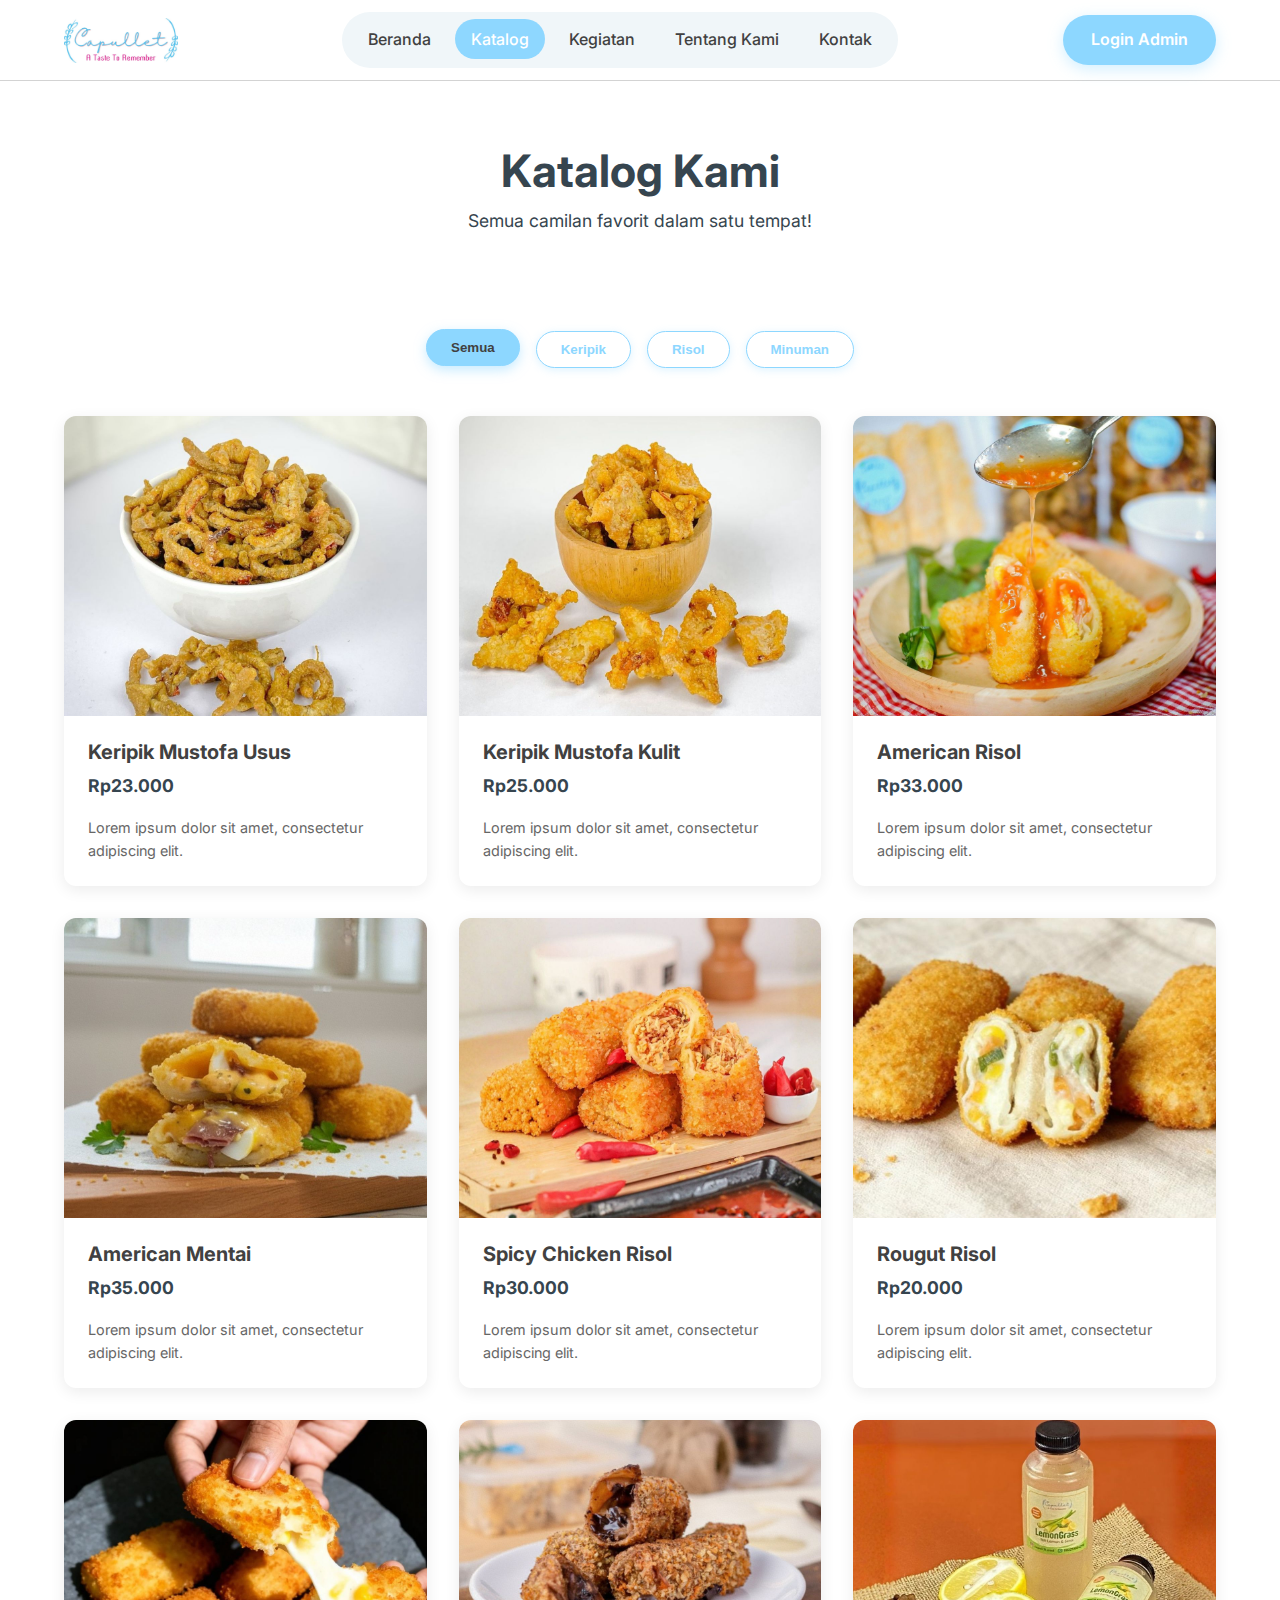
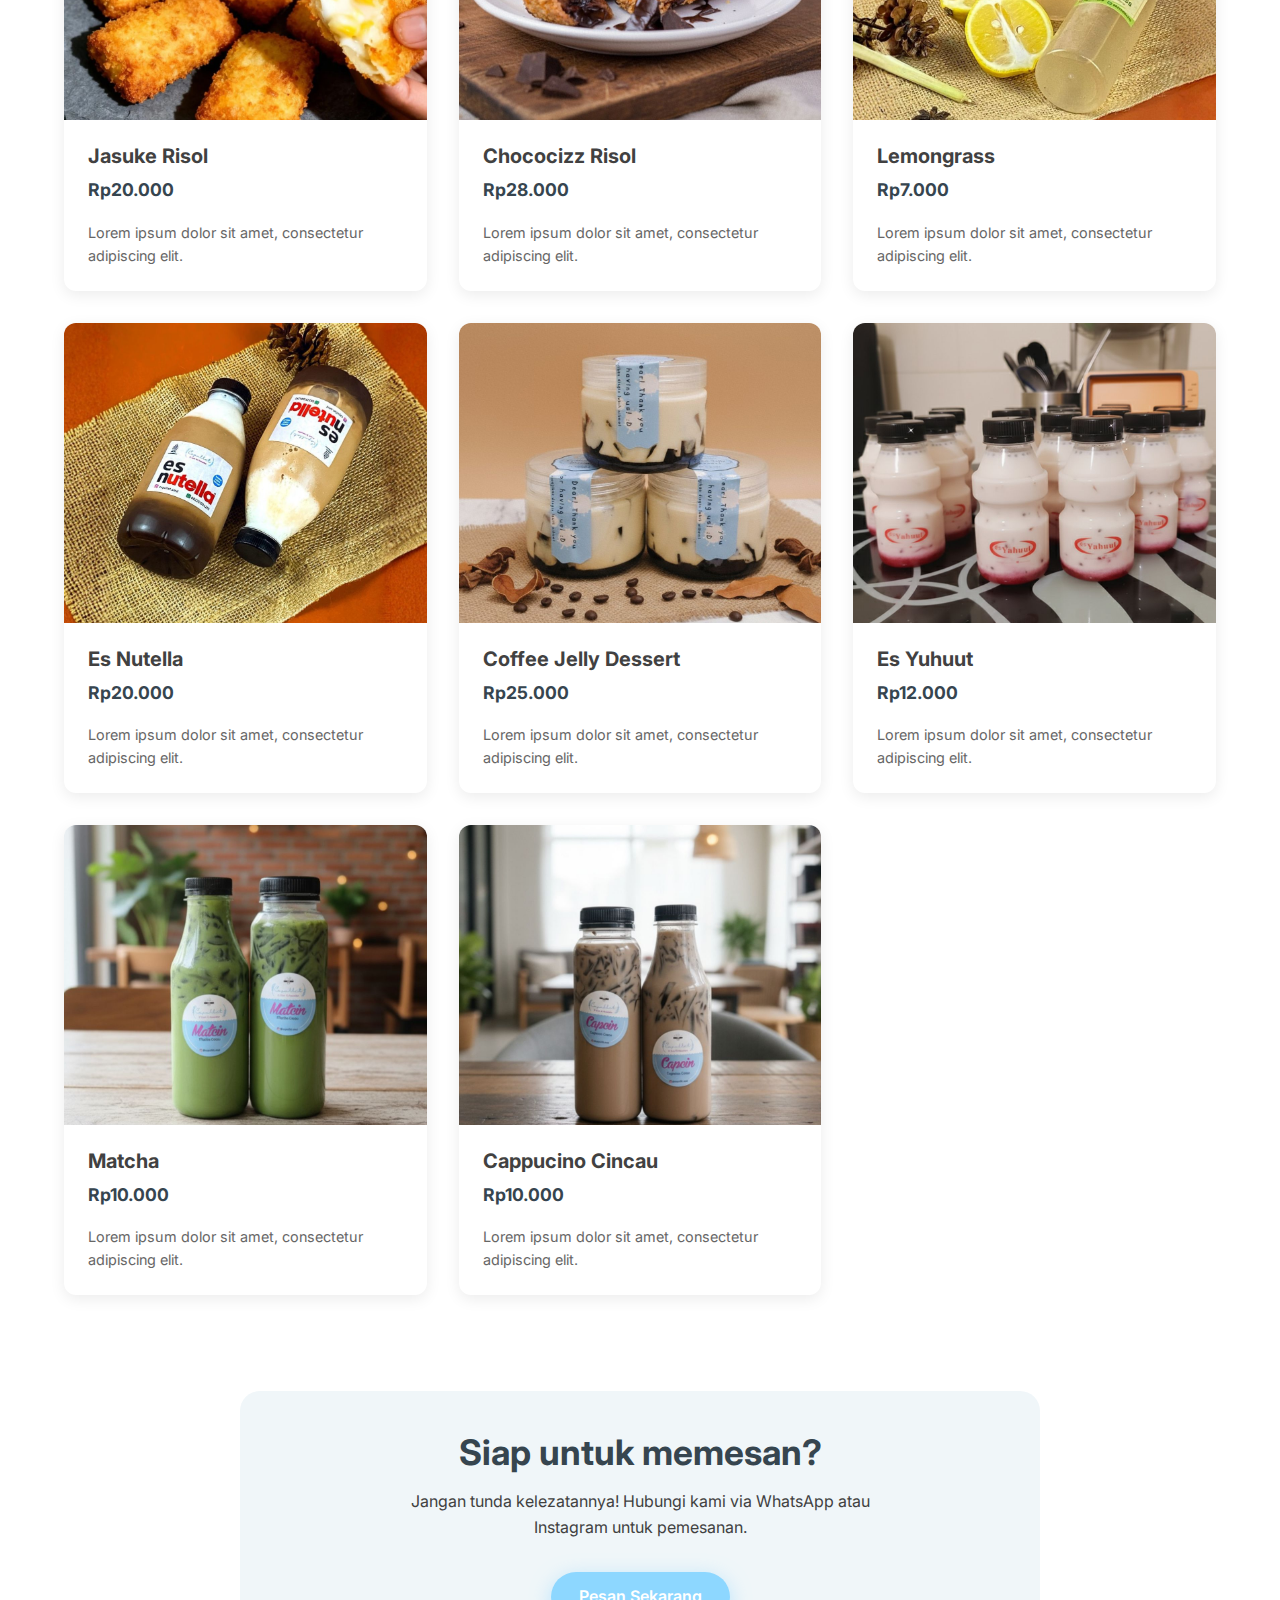
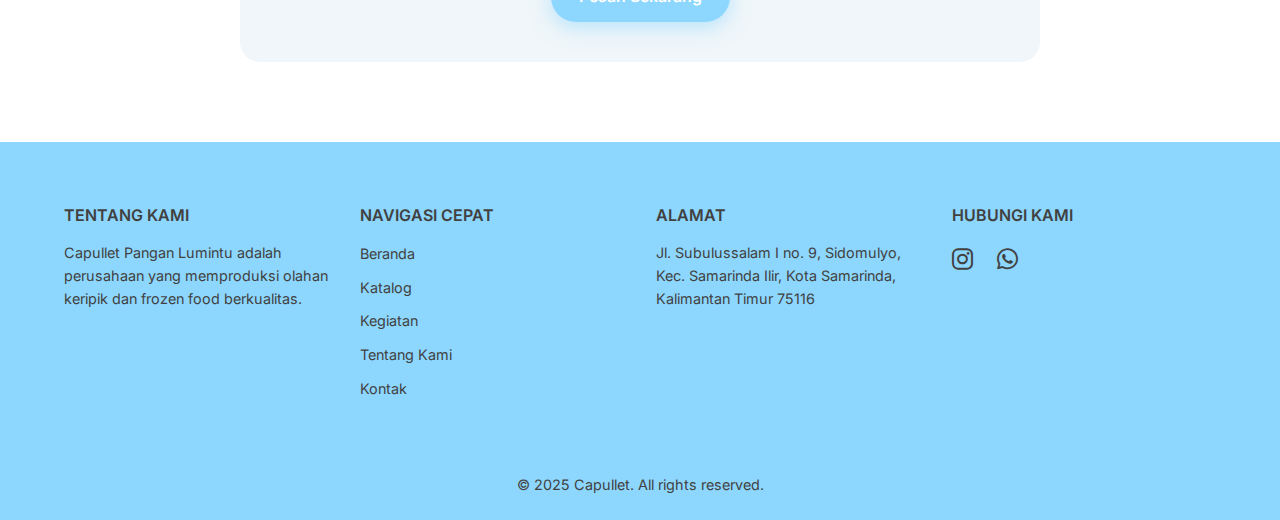
<file: katalog.html>
<!DOCTYPE html>
<html lang="id">
<head>
    <meta charset="UTF-8">
    <meta name="viewport" content="width=device-width, initial-scale=1.0">
    <title>Capullet - Katalog</title>
    <link rel="stylesheet" href="css/global.css">
    <link rel="stylesheet" href="css/pages/katalog.css">
    <link rel="stylesheet" href="https://cdnjs.cloudflare.com/ajax/libs/font-awesome/6.0.0-beta3/css/all.min.css">
</head>
<body>
    <header>
        <nav class="container">
            <a href="index.html" class="logo">
                <img src="images/logo.png" alt="Logo Capullet">
            </a>
            <ul>
                <li><a href="index.html">Beranda</a></li>
                <li><a href="katalog.html" class="active">Katalog</a></li>
                <li><a href="kegiatan.html">Kegiatan</a></li>
                <li><a href="tentang-kami.html">Tentang Kami</a></li>
                <li><a href="kontak.html">Kontak</a></li>
            </ul>
            <a href="login-admin.html" class="btn btn-primary">Login Admin</a>
        </nav>
    </header>

    <main>
        <section class="page-header-section">
            <h1>Katalog Kami</h1>
            <p>Semua camilan favorit dalam satu tempat!</p>
        </section>

        <section class="catalog-main container">
            <div class="filter-controls">
                <button class="active">Semua</button>
                <button>Keripik</button>
                <button>Risol</button>
                <button>Minuman</button>
            </div>

            <div class="catalog-grid">
                <article class="product-card-item">
                    <img src="images/keripik-mustofa-usus.jpg" alt="Keripik Mustofa Usus" />
                    <div class="product-card-content">
                        <h3>Keripik Mustofa Usus</h3>
                        <p class="price">Rp23.000</p>
                        <p class="description">Lorem ipsum dolor sit amet, consectetur adipiscing elit.</p>
                    </div>
                </article>
                <article class="product-card-item">
                    <img src="images/keripik-mustofa-kulit.jpg" alt="Keripik Mustofa Kulit" />
                    <div class="product-card-content">
                        <h3>Keripik Mustofa Kulit</h3>
                        <p class="price">Rp25.000</p>
                        <p class="description">Lorem ipsum dolor sit amet, consectetur adipiscing elit.</p>
                    </div>
                </article>
                <article class="product-card-item">
                    <img src="images/american-risol.jpg" alt="American Risol" />
                    <div class="product-card-content">
                        <h3>American Risol</h3>
                        <p class="price">Rp33.000</p>
                        <p class="description">Lorem ipsum dolor sit amet, consectetur adipiscing elit.</p>
                    </div>
                </article>
                 <article class="product-card-item">
                    <img src="images/american-mentai.jpg" alt="American Mentai" />
                    <div class="product-card-content">
                        <h3>American Mentai</h3>
                        <p class="price">Rp35.000</p>
                        <p class="description">Lorem ipsum dolor sit amet, consectetur adipiscing elit.</p>
                    </div>
                </article>
                 <article class="product-card-item">
                    <img src="images/spicy-chicken-risol.jpg" alt="Spicy Chicken Risol" />
                    <div class="product-card-content">
                        <h3>Spicy Chicken Risol</h3>
                        <p class="price">Rp30.000</p>
                        <p class="description">Lorem ipsum dolor sit amet, consectetur adipiscing elit.</p>
                    </div>
                </article>
                 <article class="product-card-item">
                    <img src="images/rougut-risol.jpg" alt="Rougut Risol" />
                    <div class="product-card-content">
                        <h3>Rougut Risol</h3>
                        <p class="price">Rp20.000</p>
                        <p class="description">Lorem ipsum dolor sit amet, consectetur adipiscing elit.</p>
                    </div>
                </article>
                 <article class="product-card-item">
                    <img src="images/jasuke-risol.jpg" alt="Jasuke Risol" />
                    <div class="product-card-content">
                        <h3>Jasuke Risol</h3>
                        <p class="price">Rp20.000</p>
                        <p class="description">Lorem ipsum dolor sit amet, consectetur adipiscing elit.</p>
                    </div>
                </article>
                 <article class="product-card-item">
                    <img src="images/chococizz-risol.jpg" alt="Chococizz Risol" />
                    <div class="product-card-content">
                        <h3>Chococizz Risol</h3>
                        <p class="price">Rp28.000</p>
                        <p class="description">Lorem ipsum dolor sit amet, consectetur adipiscing elit.</p>
                    </div>
                </article>
                <article class="product-card-item">
                    <img src="images/lemongrass.jpg" alt="Lemongrass" />
                    <div class="product-card-content">
                        <h3>Lemongrass</h3>
                        <p class="price">Rp7.000</p>
                        <p class="description">Lorem ipsum dolor sit amet, consectetur adipiscing elit.</p>
                    </div>
                </article>
                <article class="product-card-item">
                    <img src="images/es-nutella.jpg" alt="Es Nutella" />
                    <div class="product-card-content">
                        <h3>Es Nutella</h3>
                        <p class="price">Rp20.000</p>
                        <p class="description">Lorem ipsum dolor sit amet, consectetur adipiscing elit.</p>
                    </div>
                </article>
                <article class="product-card-item">
                    <img src="images/coffee-jelly-dessert.jpg" alt="Coffee Jelly Dessert" />
                    <div class="product-card-content">
                        <h3>Coffee Jelly Dessert</h3>
                        <p class="price">Rp25.000</p>
                        <p class="description">Lorem ipsum dolor sit amet, consectetur adipiscing elit.</p>
                    </div>
                </article>
                <article class="product-card-item">
                    <img src="images/es-yahuut.jpg" alt="Es Yuhuut" />
                    <div class="product-card-content">
                        <h3>Es Yuhuut</h3>
                        <p class="price">Rp12.000</p>
                        <p class="description">Lorem ipsum dolor sit amet, consectetur adipiscing elit.</p>
                    </div>
                </article>
                <article class="product-card-item">
                    <img src="images/matcha-cincau.jpg" alt="Matcha" />
                    <div class="product-card-content">
                        <h3>Matcha</h3>
                        <p class="price">Rp10.000</p>
                        <p class="description">Lorem ipsum dolor sit amet, consectetur adipiscing elit.</p>
                    </div>
                </article>
                <article class="product-card-item">
                    <img src="images/cappuccino-cincau.jpg" alt="Cappucino Cincau" />
                    <div class="product-card-content">
                        <h3>Cappucino Cincau</h3>
                        <p class="price">Rp10.000</p>
                        <p class="description">Lorem ipsum dolor sit amet, consectetur adipiscing elit.</p>
                    </div>
                </article>
            </div>
        </section>

        <section class="cta-section">
             <div class="container">
                <h2>Siap untuk memesan?</h2>
                <p>Jangan tunda kelezatannya! Hubungi kami via WhatsApp atau Instagram untuk pemesanan.</p>
                <a href="kontak.html" class="btn btn-primary">Pesan Sekarang</a>
            </div>
        </section>
    </main>

    <footer>
        <div class="container">
            <div class="footer-grid">
                <div class="footer-about">
                    <h3>Tentang Kami</h3>
                    <p>Capullet Pangan Lumintu adalah perusahaan yang memproduksi olahan keripik dan frozen food berkualitas.</p>
                </div>
                <div class="footer-nav">
                    <h3>Navigasi Cepat</h3>
                    <ul>
                        <li><a href="index.html">Beranda</a></li>
                        <li><a href="katalog.html">Katalog</a></li>
                        <li><a href="kegiatan.html">Kegiatan</a></li>
                        <li><a href="tentang-kami.html">Tentang Kami</a></li>
                        <li><a href="kontak.html">Kontak</a></li>
                    </ul>
                </div>
                <div class="footer-address">
                    <h3>Alamat</h3>
                    <p>Jl. Subulussalam I no. 9, Sidomulyo, Kec. Samarinda Ilir, Kota Samarinda, Kalimantan Timur 75116</p>
                </div>
                <div class="footer-contact">
                    <h3>Hubungi Kami</h3>
                    <div class="social-links">
                        <a href="httpshttps://www.instagram.com/capull3t.smd" target="_blank" aria-label="Instagram"><i class="fab fa-instagram"></i></a>
                        <a href="httpshttps://wa.me/6282251004290" target="_blank" aria-label="Whatsapp"><i class="fab fa-whatsapp"></i></a>
                    </div>
                </div>
            </div>
            <div class="footer-bottom">
                <p>© 2025 Capullet. All rights reserved.</p>
            </div>
        </div>
    </footer>
</body>
</html>
</file>
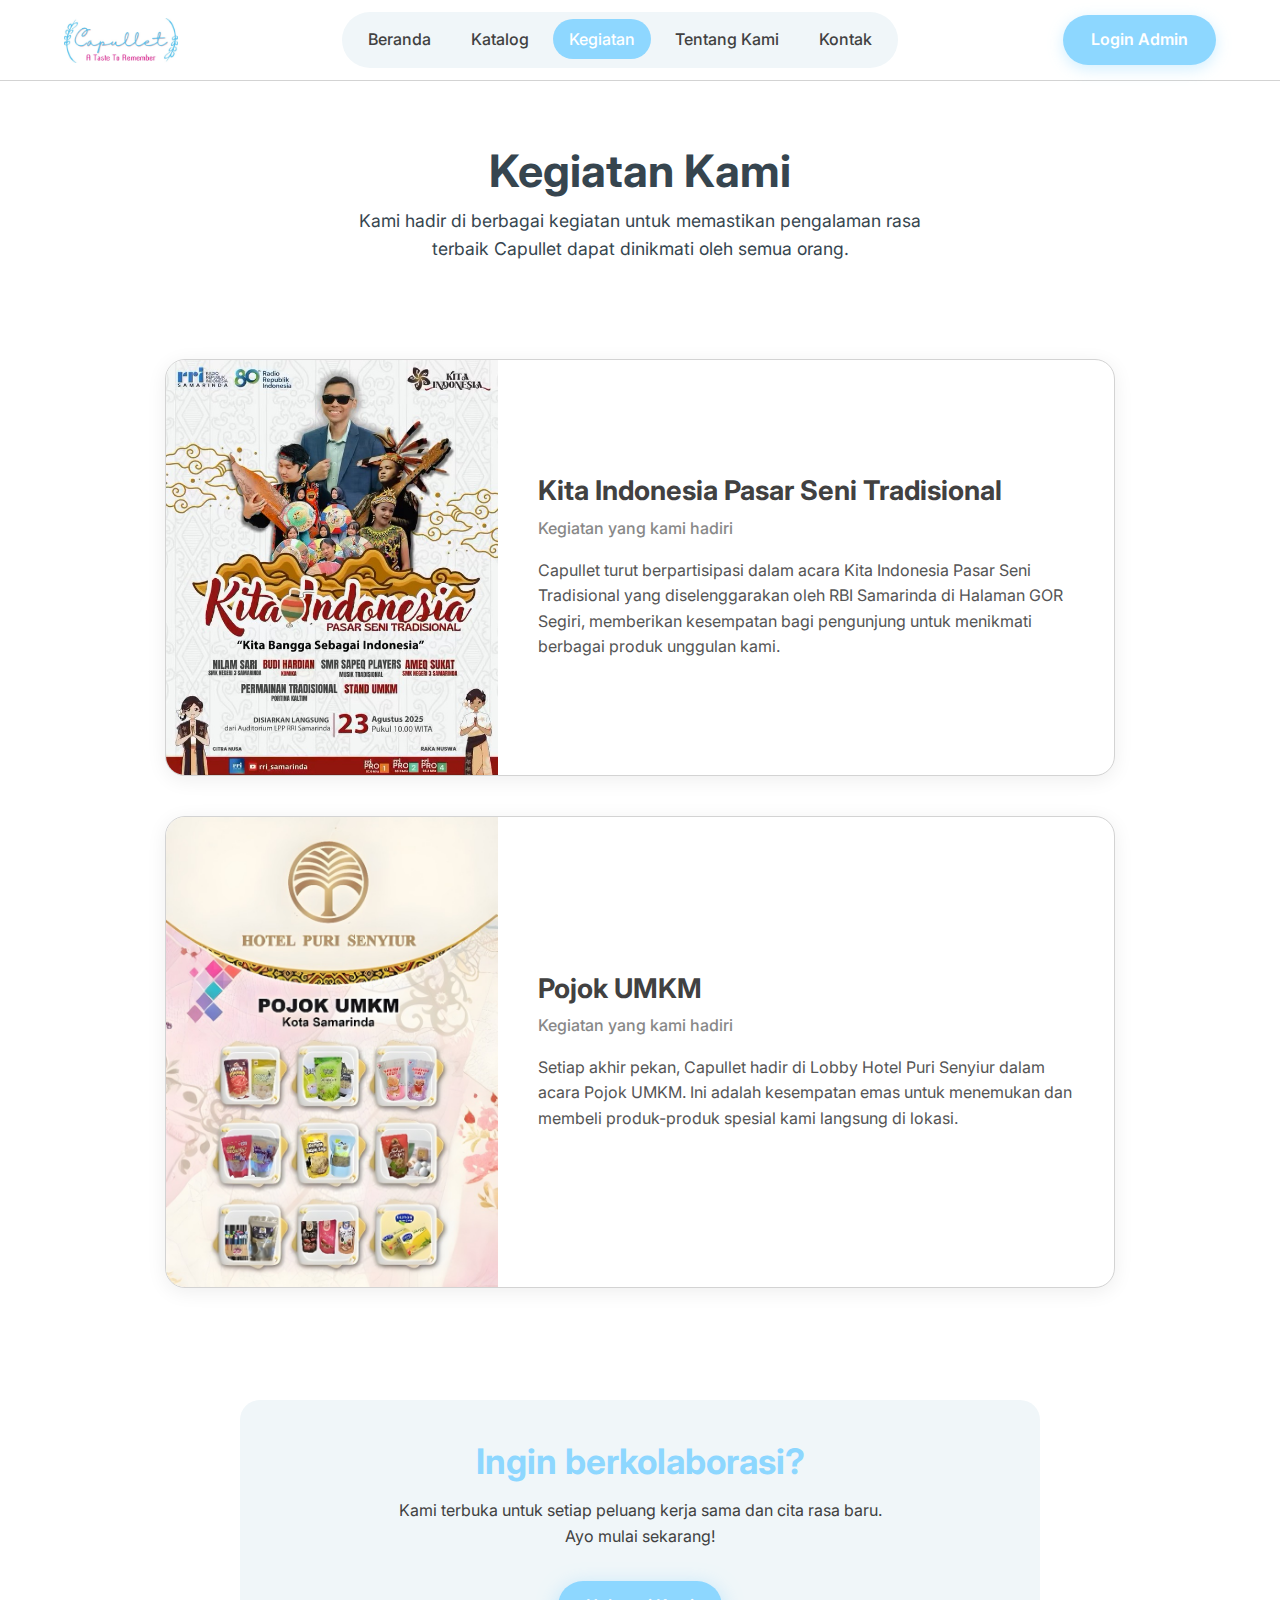
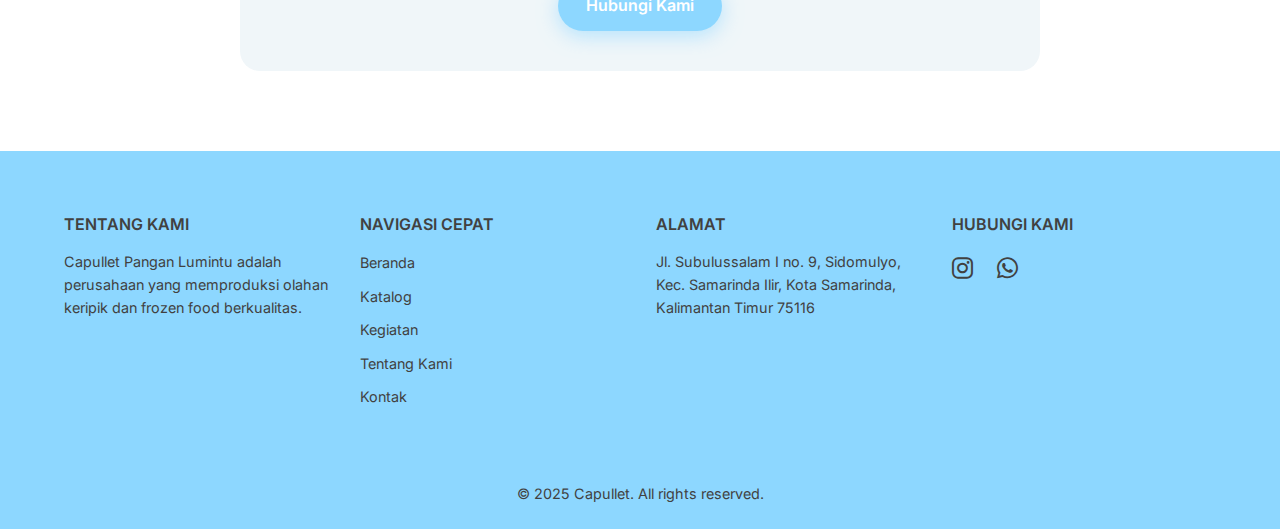
<file: kegiatan.html>
<!DOCTYPE html>
<html lang="id">
<head>
    <meta charset="UTF-8">
    <meta name="viewport" content="width=device-width, initial-scale=1.0">
    <title>Capullet - Kegiatan</title>
    <link rel="stylesheet" href="css/global.css">
    <link rel="stylesheet" href="kegiatan.css">
    <link rel="stylesheet" href="https://cdnjs.cloudflare.com/ajax/libs/font-awesome/6.0.0-beta3/css/all.min.css">
</head>
<body>
    <header>
        <nav class="container">
            <a href="index.html" class="logo">
                <img src="images/logo.png" alt="Logo Capullet">
            </a>
            <ul>
                <li><a href="index.html">Beranda</a></li>
                <li><a href="katalog.html">Katalog</a></li>
                <li><a href="kegiatan.html" class="active">Kegiatan</a></li>
                <li><a href="tentang-kami.html">Tentang Kami</a></li>
                <li><a href="kontak.html">Kontak</a></li>
            </ul>
            <a href="login-admin.html" class="btn btn-primary">Login Admin</a>
        </nav>
    </header>

    <main>
        <section class="page-header-section">
            <h1>Kegiatan Kami</h1>
            <p>Kami hadir di berbagai kegiatan untuk memastikan pengalaman rasa terbaik Capullet dapat dinikmati oleh semua orang.</p>
        </section>

        <section class="activities-list container">
            <article class="activity-item">
                <img src="images/kita-indonesia-pasar-seni-tradisional.jpg" alt="Kita Indonesia Pasar Seni Tradisional">
                <div class="activity-content">
                    <h3>Kita Indonesia Pasar Seni Tradisional</h3>
                    <p class="activity-subtitle">Kegiatan yang kami hadiri</p>
                    <p>Capullet turut berpartisipasi dalam acara Kita Indonesia Pasar Seni Tradisional yang diselenggarakan oleh RBI Samarinda di Halaman GOR Segiri, memberikan kesempatan bagi pengunjung untuk menikmati berbagai produk unggulan kami.</p>
                </div>
            </article>

            <article class="activity-item">
                <img src="images/pojok-umkm.jpg" alt="Pojok UMKM">
                <div class="activity-content">
                    <h3>Pojok UMKM</h3>
                     <p class="activity-subtitle">Kegiatan yang kami hadiri</p>
                    <p>Setiap akhir pekan, Capullet hadir di Lobby Hotel Puri Senyiur dalam acara Pojok UMKM. Ini adalah kesempatan emas untuk menemukan dan membeli produk-produk spesial kami langsung di lokasi.</p>
                </div>
            </article>
        </section>

        <section class="cta-section">
            <div class="container">
                <h2>Ingin berkolaborasi?</h2>
                <p>Kami terbuka untuk setiap peluang kerja sama dan cita rasa baru. Ayo mulai sekarang!</p>
                <a href="kontak.html" class="btn btn-primary">Hubungi Kami</a>
            </div>
        </section>
    </main>

    <footer>
        <div class="container">
            <div class="footer-grid">
                <div class="footer-about">
                    <h3>Tentang Kami</h3>
                    <p>Capullet Pangan Lumintu adalah perusahaan yang memproduksi olahan keripik dan frozen food berkualitas.</p>
                </div>
                <div class="footer-nav">
                    <h3>Navigasi Cepat</h3>
                    <ul>
                        <li><a href="index.html">Beranda</a></li>
                        <li><a href="katalog.html">Katalog</a></li>
                        <li><a href="kegiatan.html">Kegiatan</a></li>
                        <li><a href="tentang-kami.html">Tentang Kami</a></li>
                        <li><a href="kontak.html">Kontak</a></li>
                    </ul>
                </div>
                <div class="footer-address">
                    <h3>Alamat</h3>
                    <p>Jl. Subulussalam I no. 9, Sidomulyo, Kec. Samarinda Ilir, Kota Samarinda, Kalimantan Timur 75116</p>
                </div>
                <div class="footer-contact">
                    <h3>Hubungi Kami</h3>
                    <div class="social-links">
                        <a href="https://www.instagram.com/capull3t.smd" target="_blank" aria-label="Instagram"><i class="fab fa-instagram"></i></a>
                        <a href="https://wa.me/6282251004290" target="_blank" aria-label="Whatsapp"><i class="fab fa-whatsapp"></i></a>
                    </div>
                </div>
            </div>
            <div class="footer-bottom">
                <p>© 2025 Capullet. All rights reserved.</p>
            </div>
        </div>
    </footer>
</body>
</html>
</file>
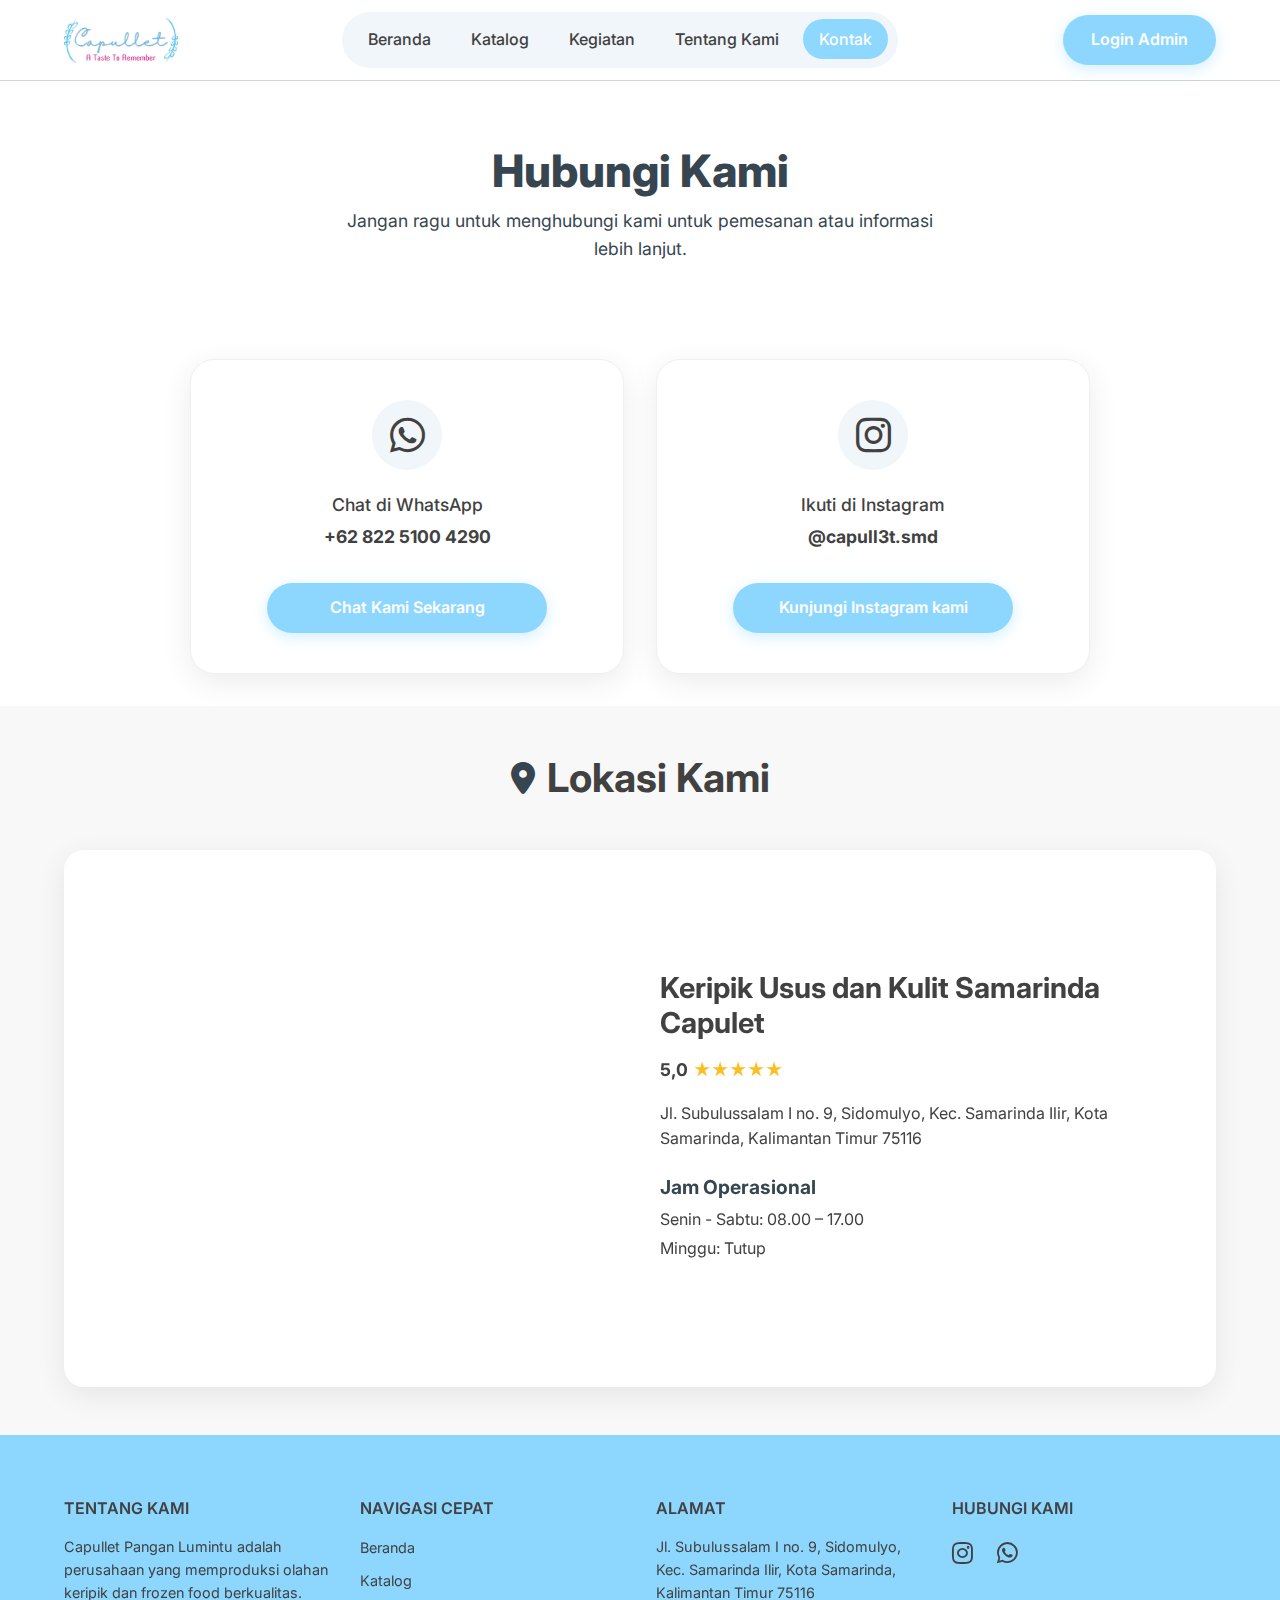
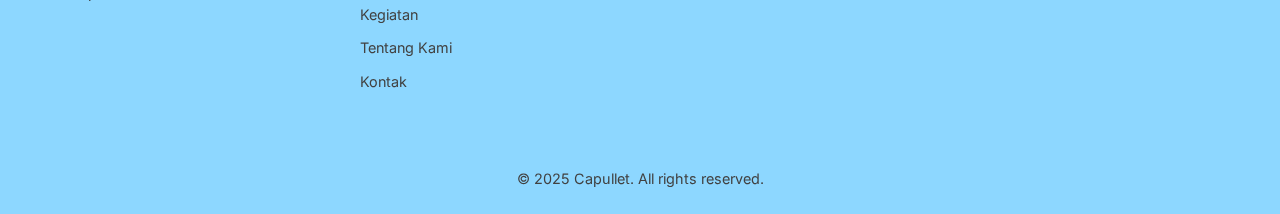
<file: kontak.html>
<!DOCTYPE html>
<html lang="id">
<head>
    <meta charset="UTF-8">
    <meta name="viewport" content="width=device-width, initial-scale=1.0">
    <title>Capullet - Kontak</title>
    <link rel="stylesheet" href="css/global.css">
    <link rel="stylesheet" href="kontak.css">
    <link rel="stylesheet" href="https://cdnjs.cloudflare.com/ajax/libs/font-awesome/6.0.0-beta3/css/all.min.css">
</head>
<body>
    <header>
        <nav class="container">
            <a href="index.html" class="logo">
                <img src="images/logo.png" alt="Logo Capullet">
            </a>
            <ul>
                <li><a href="index.html">Beranda</a></li>
                <li><a href="katalog.html">Katalog</a></li>
                <li><a href="kegiatan.html">Kegiatan</a></li>
                <li><a href="tentang-kami.html">Tentang Kami</a></li>
                <li><a href="kontak.html" class="active">Kontak</a></li>
            </ul>
            <a href="login-admin.html" class="btn btn-primary">Login Admin</a>
        </nav>
    </header>

    <main>
        <section class="page-header-section">
            <h1>Hubungi Kami</h1>
            <p>Jangan ragu untuk menghubungi kami untuk pemesanan atau informasi lebih lanjut.</p>
        </section>

        <section class="contact-cards-section container">
            <div class="contact-grid">
                <div class="contact-card">
                    <div class="icon-background">
                        <i class="fab fa-whatsapp"></i>
                    </div>
                    <h3>Chat di WhatsApp</h3>
                    <p class="contact-detail">+62 822 5100 4290</p>
                    <a href="https://wa.me/6282251004290" target="_blank" class="btn btn-primary">Chat Kami Sekarang</a>
                </div>
                <div class="contact-card">
                     <div class="icon-background">
                        <i class="fab fa-instagram"></i>
                    </div>
                    <h3>Ikuti di Instagram</h3>
                    <p class="contact-detail">@capull3t.smd</p>
                    <a href="https://www.instagram.com/capull3t.smd" target="_blank" class="btn btn-primary">Kunjungi Instagram kami</a>
                </div>
            </div>
        </section>

        <section class="location-section">
            <div class="container">
                 <div class="section-title">
                    <h2><i class="fas fa-map-marker-alt"></i> Lokasi Kami</h2>
                </div>
                <div class="location-grid">
                    <div class="location-map">
                        <iframe src="https://www.google.com/maps/embed?pb=!1m18!1m12!1m3!1d3989.664448375631!2d117.1620441747806!3d-0.4924445353086088!2m3!1f0!2f0!3f0!3m2!1i1024!2i768!4f13.1!3m3!1m2!1s0x2df67fb548c8658d%3A0xe7b0004b646bfa61!2sKeripik%20usus%20dan%20kulit%20samarinda%20Capullet!5e0!3m2!1sen!2sid!4v1683033281234!5m2!1sen!2sid" allowfullscreen="" loading="lazy" referrerpolicy="no-referrer-when-downgrade"></iframe>
                    </div>
                    <div class="location-info">
                        <h3>Keripik Usus dan Kulit Samarinda Capulet</h3>
                        <div class="rating">
                            <span>5,0</span> ★★★★★
                        </div>
                        <address>
                            Jl. Subulussalam I no. 9, Sidomulyo, Kec. Samarinda Ilir, Kota Samarinda, Kalimantan Timur 75116
                        </address>
                        <h4>Jam Operasional</h4>
                        <ul>
                            <li>Senin - Sabtu: 08.00 – 17.00</li>
                            <li>Minggu: Tutup</li>
                        </ul>
                    </div>
                </div>
            </div>
        </section>
    </main>

    <footer>
        <div class="container">
            <div class="footer-grid">
                <div class="footer-about">
                    <h3>Tentang Kami</h3>
                    <p>Capullet Pangan Lumintu adalah perusahaan yang memproduksi olahan keripik dan frozen food berkualitas.</p>
                </div>
                <div class="footer-nav">
                    <h3>Navigasi Cepat</h3>
                    <ul>
                        <li><a href="index.html">Beranda</a></li>
                        <li><a href="katalog.html">Katalog</a></li>
                        <li><a href="kegiatan.html">Kegiatan</a></li>
                        <li><a href="tentang-kami.html">Tentang Kami</a></li>
                        <li><a href="kontak.html">Kontak</a></li>
                    </ul>
                </div>
                <div class="footer-address">
                    <h3>Alamat</h3>
                    <p>Jl. Subulussalam I no. 9, Sidomulyo, Kec. Samarinda Ilir, Kota Samarinda, Kalimantan Timur 75116</p>
                </div>
                <div class="footer-contact">
                    <h3>Hubungi Kami</h3>
                    <div class="social-links">
                        <a href="https://www.instagram.com/capull3t.smd" target="_blank" aria-label="Instagram"><i class="fab fa-instagram"></i></a>
                        <a href="https://wa.me/6282251004290" target="_blank" aria-label="Whatsapp"><i class="fab fa-whatsapp"></i></a>
                    </div>
                </div>
            </div>
            <div class="footer-bottom">
                <p>© 2025 Capullet. All rights reserved.</p>
            </div>
        </div>
    </footer>
</body>
</html>
</file>
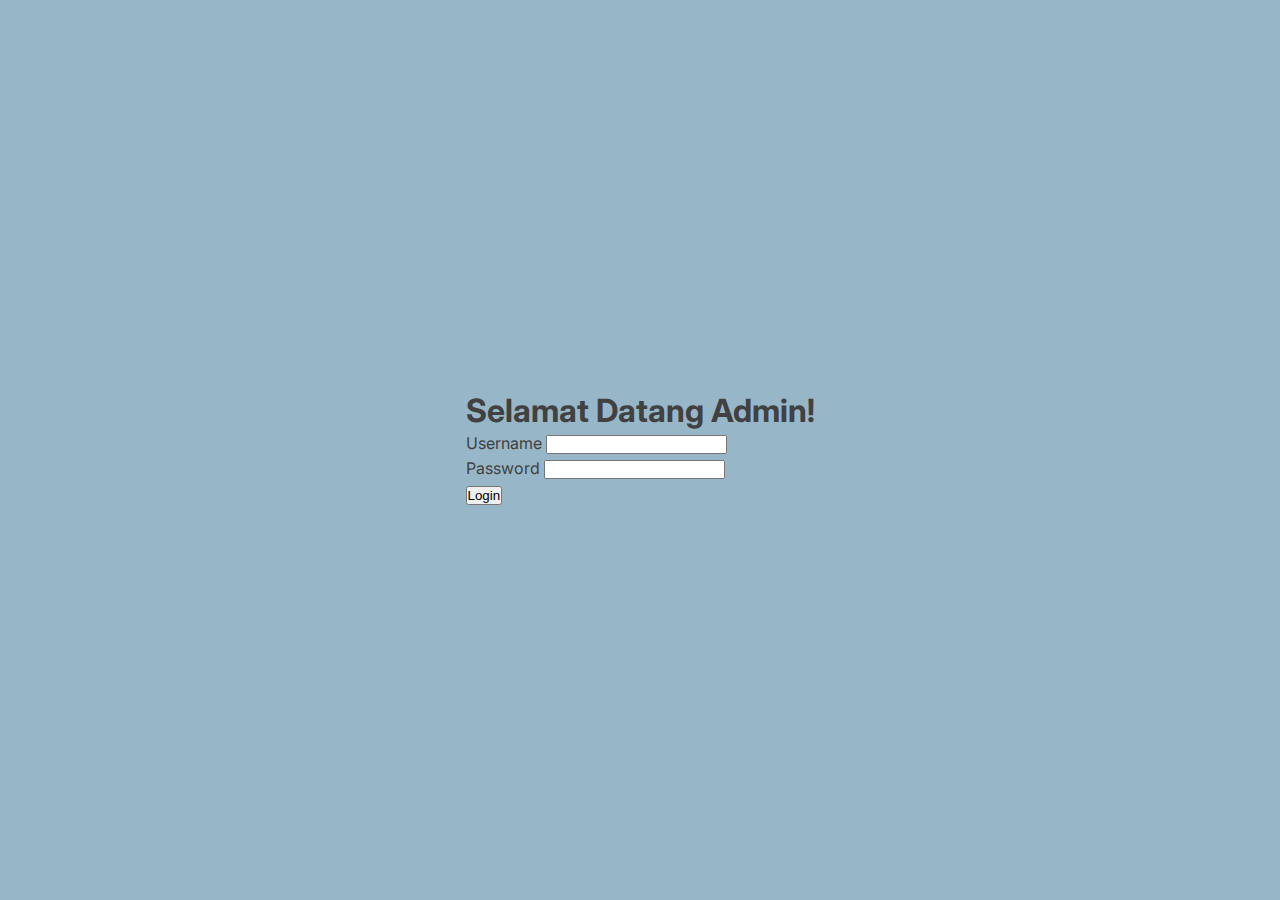
<file: login-admin.html>
<!DOCTYPE html>
<html lang="id">
<head>
    <meta charset="UTF-8">
    <meta name="viewport" content="width=device-width, initial-scale=1.0">
    <title>Capullet - Login Admin</title>
    <link rel="stylesheet" href="css/global.css">
    <link rel="stylesheet" href="css/admin/login-admin.css">
</head>
<body class="login-page">

    <main class="login-container">
        <div class="login-box">
            <!--img src="images/logo.png"-->
            <h1>Selamat Datang Admin!</h1>
            <form action="dashboard-admin.html">
                <div class="form-group">
                    <label for="username">Username</label>
                    <input type="text" id="username" name="username" required>
                </div>
                <div class="form-group">
                    <label for="password">Password</label>
                    <input type="password" id="password" name="password" required>
                </div>
                <button type="submit" class="btn-login">Login</button>
            </form>
        </div>
    </main>
</body>
</html>
</file>
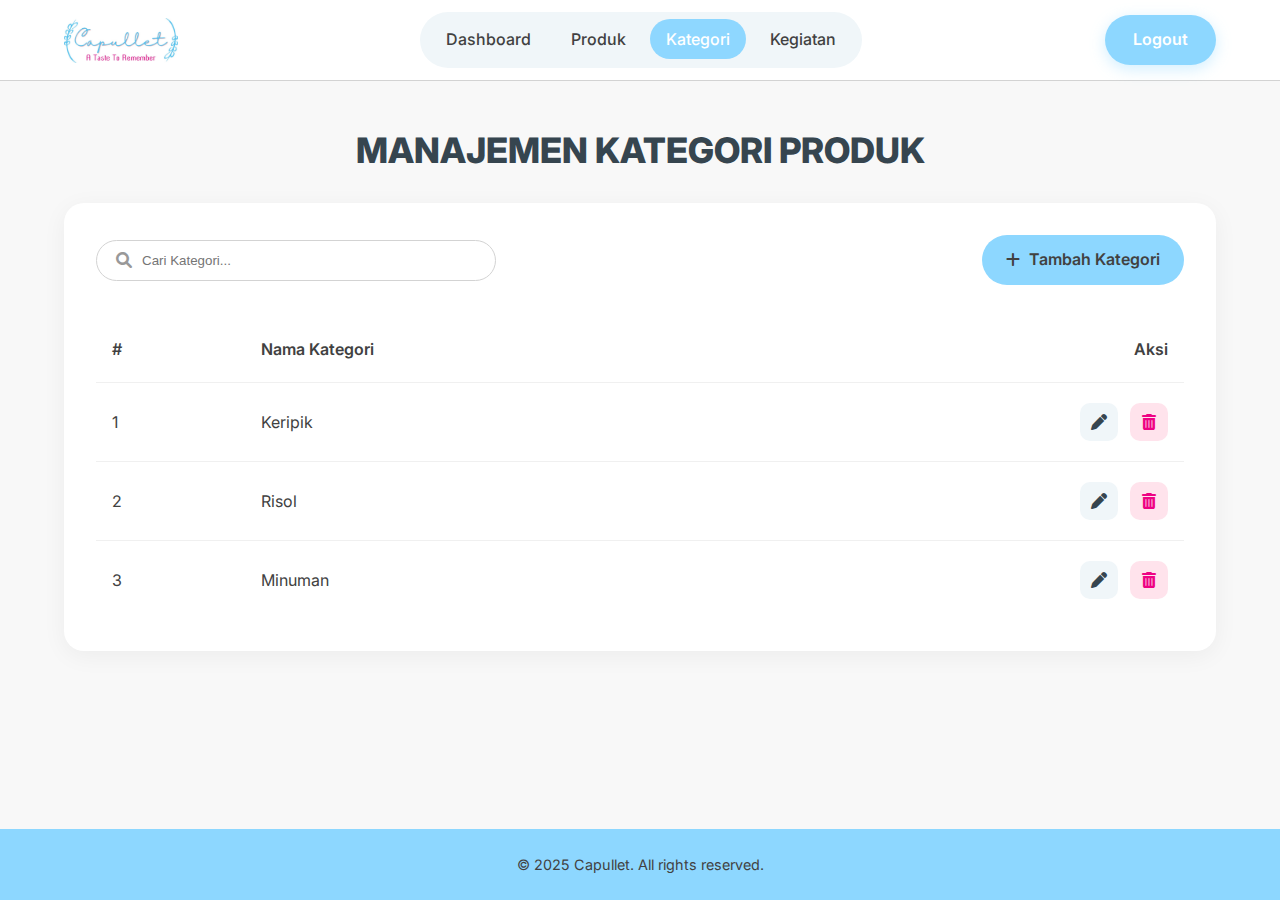
<file: manajemen-kategori.html>
<!DOCTYPE html>
<html lang="id">
<head>
    <meta charset="UTF-8">
    <meta name="viewport" content="width=device-width, initial-scale=1.0">
    <title>Manajemen Kategori - Capullet</title>
    <link rel="stylesheet" href="css/global.css">
    <link rel="stylesheet" href="css/admin/manajemen-kategori.css">
    <link rel="stylesheet" href="https://cdnjs.cloudflare.com/ajax/libs/font-awesome/6.0.0-beta3/css/all.min.css">
</head>
<body class="admin-page">
    <header>
        <nav class="container">
            <a href="dashboard-admin.html" class="logo">
                <img src="images/logo.png" alt="Logo Capullet">
            </a>
            <ul>
                <li><a href="dashboard-admin.html">Dashboard</a></li>
                <li><a href="manajemen-produk.html">Produk</a></li>
                <li><a href="manajemen-kategori.html" class="active">Kategori</a></li>
                <li><a href="manajemen-kegiatan.html">Kegiatan</a></li>
            </ul>
            <a href="#" class="btn btn-primary">Logout</a>
        </nav>
    </header>

    <main class="admin-main container">
        <h1 class="admin-page-title">MANAJEMEN KATEGORI PRODUK</h1>
        <div class="management-container">
            <div class="management-header">
                <div class="search-bar">
                    <i class="fas fa-search"></i>
                    <input type="text" placeholder="Cari Kategori...">
                </div>
                <a href="#" class="btn-add"><i class="fas fa-plus"></i> Tambah Kategori</a>
            </div>

            <div class="table-wrapper">
                <table class="data-table">
                    <thead>
                        <tr>
                            <th>#</th>
                            <th>Nama Kategori</th>
                            <th>Aksi</th>
                        </tr>
                    </thead>
                    <tbody>
                        <tr>
                            <td>1</td>
                            <td>Keripik</td>
                            <td class="action-buttons">
                                <a href="#" class="btn-edit" aria-label="Edit"><i class="fas fa-pen"></i></a>
                                <a href="#" class="btn-delete" aria-label="Hapus"><i class="fas fa-trash-alt"></i></a>
                            </td>
                        </tr>
                        <tr>
                            <td>2</td>
                            <td>Risol</td>
                            <td class="action-buttons">
                               <a href="#" class="btn-edit" aria-label="Edit"><i class="fas fa-pen"></i></a>
                               <a href="#" class="btn-delete" aria-label="Hapus"><i class="fas fa-trash-alt"></i></a>
                            </td>
                        </tr>
                        <tr>
                            <td>3</td>
                            <td>Minuman</td>
                            <td class="action-buttons">
                                <a href="#" class="btn-edit" aria-label="Edit"><i class="fas fa-pen"></i></a>
                                <a href="#" class="btn-delete" aria-label="Hapus"><i class="fas fa-trash-alt"></i></a>
                            </td>
                        </tr>
                    </tbody>
                </table>
            </div>
        </div>
    </main>

    <footer class="admin-footer">
        <p>© 2025 Capullet. All rights reserved.</p>
    </footer>
</body>
</html>
</file>
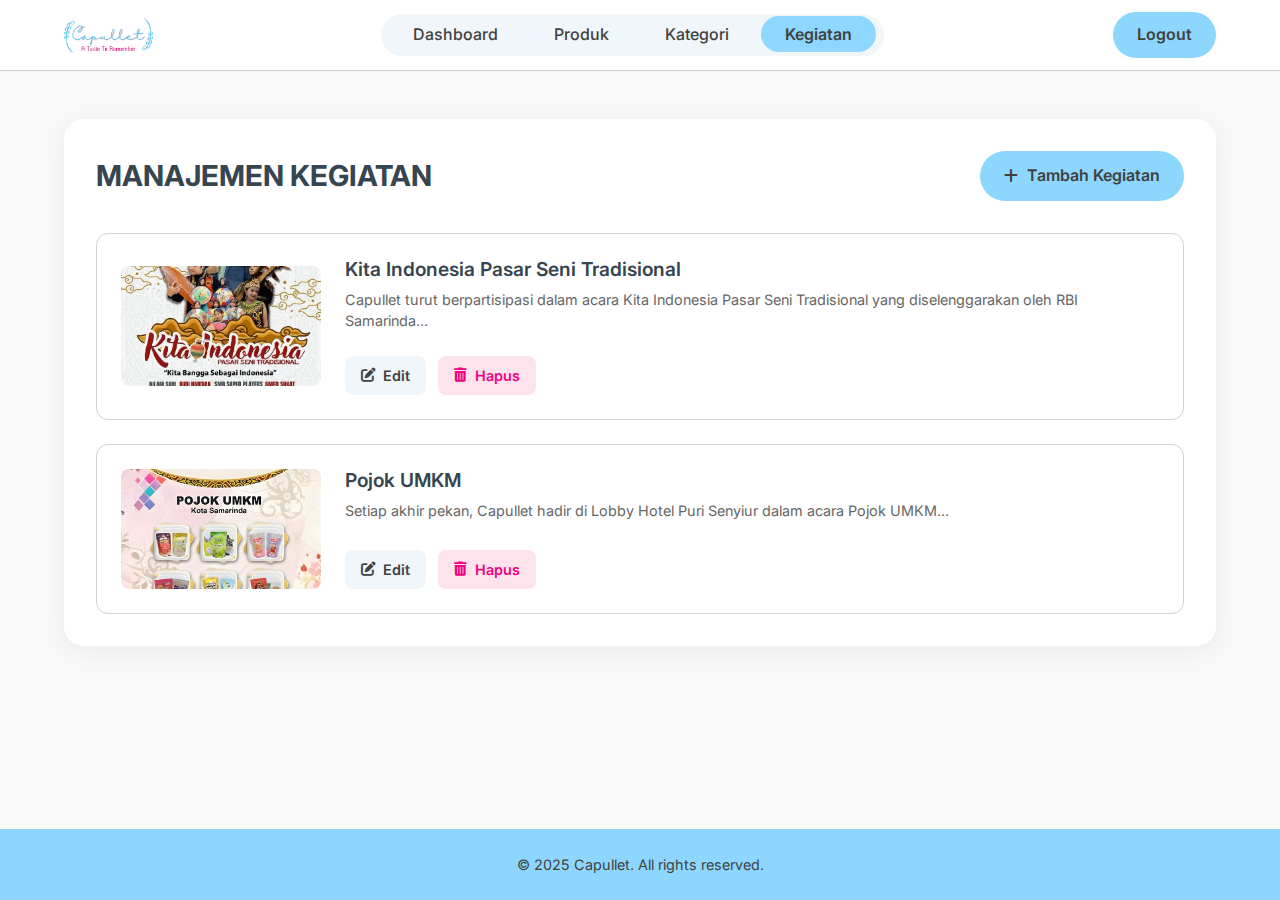
<file: manajemen-kegiatan.html>
<!DOCTYPE html>
<html lang="id">
<head>
    <meta charset="UTF-8">
    <meta name="viewport" content="width=device-width, initial-scale=1.0">
    <title>Manajemen Kegiatan - Capullet</title>
    <link rel="stylesheet" href="css/global.css">
    <link rel="stylesheet" href="css/admin/manajemen-kategori.css"> 
    <link rel="stylesheet" href="css/admin/manajemen-kegiatan.css">
    <link rel="stylesheet" href="https://cdnjs.cloudflare.com/ajax/libs/font-awesome/6.0.0-beta3/css/all.min.css">
</head>
<body class="admin-page">
    <header class="admin-header">
        <nav class="container">
            <a href="dashboard-admin.html" class="logo">
                <img src="images/logo.png" alt="Logo Capullet">
            </a>
            <ul>
                <li><a href="dashboard-admin.html">Dashboard</a></li>
                <li><a href="manajemen-produk.html">Produk</a></li>
                <li><a href="manajemen-kategori.html">Kategori</a></li>
                <li><a href="manajemen-kegiatan.html" class="active">Kegiatan</a></li>
            </ul>
            <a href="index.html" class="btn-logout">Logout</a>
        </nav>
    </header>

    <main class="admin-main container">
        <div class="management-container">
            <div class="management-header">
                <h1>MANAJEMEN KEGIATAN</h1>
                <a href="#" class="btn-add"><i class="fas fa-plus"></i> Tambah Kegiatan</a>
            </div>

            <div class="activity-management-grid">
                <article class="activity-admin-card">
                    <img src="images/kita-indonesia-pasar-seni-tradisional.jpg" alt="Kita Indonesia Pasar Seni Tradisional" />
                    <div class="activity-admin-card-content">
                        <h3>Kita Indonesia Pasar Seni Tradisional</h3>
                        <p>Capullet turut berpartisipasi dalam acara Kita Indonesia Pasar Seni Tradisional yang diselenggarakan oleh RBI Samarinda...</p>
                        <div class="action-buttons">
                            <a href="#" class="btn-edit"><i class="fas fa-edit"></i> Edit</a>
                            <a href="#" class="btn-delete"><i class="fas fa-trash-alt"></i> Hapus</a>
                        </div>
                    </div>
                </article>

                <article class="activity-admin-card">
                    <img src="images/pojok-umkm.jpg" alt="Pojok UMKM" />
                    <div class="activity-admin-card-content">
                        <h3>Pojok UMKM</h3>
                        <p>Setiap akhir pekan, Capullet hadir di Lobby Hotel Puri Senyiur dalam acara Pojok UMKM...</p>
                        <div class="action-buttons">
                            <a href="#" class="btn-edit"><i class="fas fa-edit"></i> Edit</a>
                            <a href="#" class="btn-delete"><i class="fas fa-trash-alt"></i> Hapus</a>
                        </div>
                    </div>
                </article>
            </div>
        </div>
    </main>

    <footer class="admin-footer">
        <p>© 2025 Capullet. All rights reserved.</p>
    </footer>
</body>
</html>
</file>
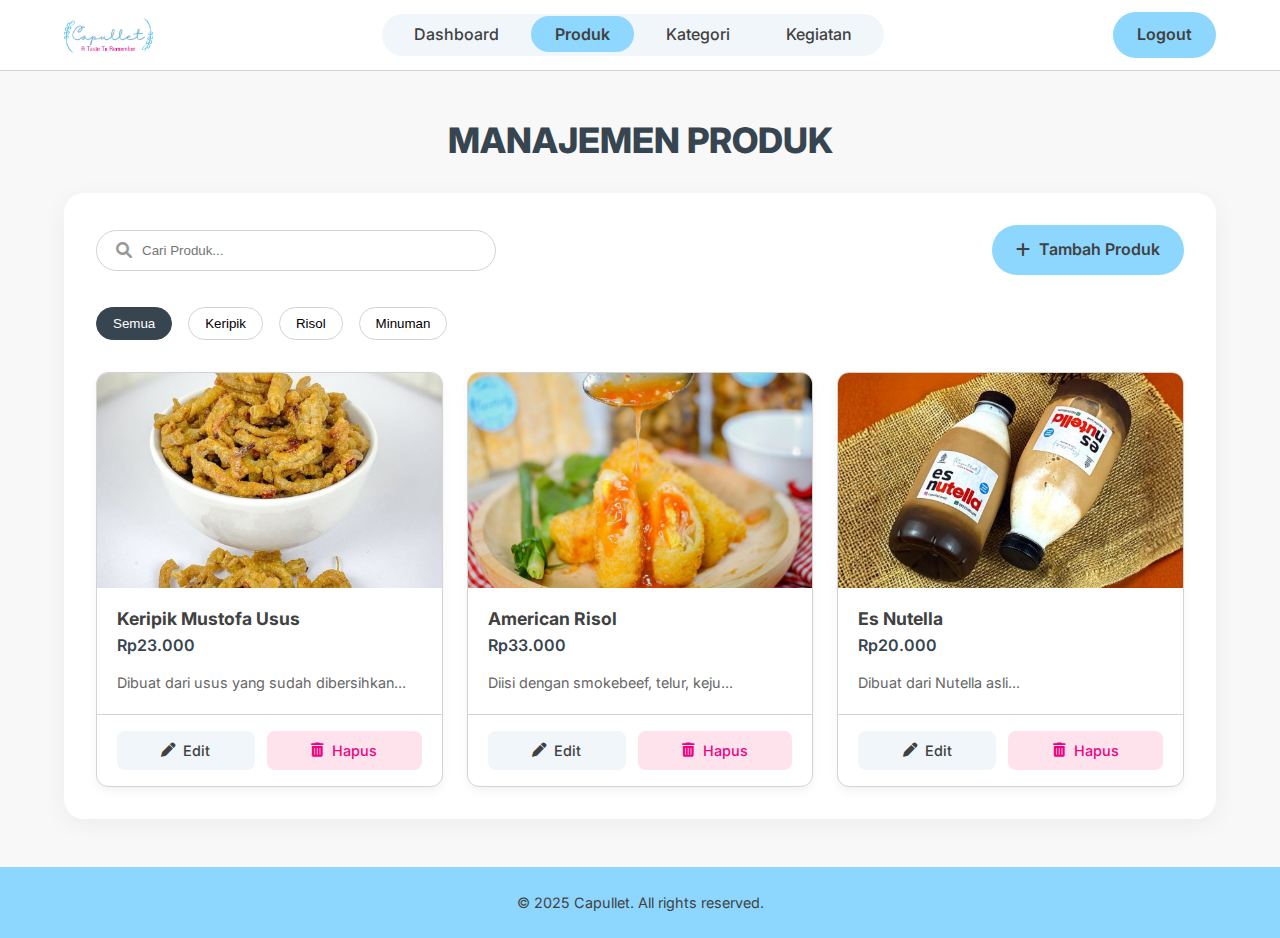
<file: manajemen-produk.html>
<!DOCTYPE html>
<html lang="id">
<head>
    <meta charset="UTF-8">
    <meta name="viewport" content="width=device-width, initial-scale=1.0">
    <title>Manajemen Produk - Capullet</title>
    <link rel="stylesheet" href="css/global.css">
    <link rel="stylesheet" href="css/admin/manajemen-kategori.css"> 
    <link rel="stylesheet" href="css/admin/manajemen-produk.css">
    <link rel="stylesheet" href="https://cdnjs.cloudflare.com/ajax/libs/font-awesome/6.0.0-beta3/css/all.min.css">
</head>
<body class="admin-page">
    <header class="admin-header">
        <nav class="container">
            <a href="dashboard-admin.html" class="logo">
                <img src="images/logo.png" alt="Logo Capullet">
            </a>
            <ul>
                <li><a href="dashboard-admin.html">Dashboard</a></li>
                <li><a href="manajemen-produk.html" class="active">Produk</a></li>
                <li><a href="manajemen-kategori.html">Kategori</a></li>
                <li><a href="manajemen-kegiatan.html">Kegiatan</a></li>
            </ul>
            <a href="index.html" class="btn-logout">Logout</a>
        </nav>
    </header>

    <main class="admin-main container">
        <h1 class="admin-page-title">MANAJEMEN PRODUK</h1>
        <div class="management-container">
            <div class="management-header">
                <div class="search-bar">
                    <i class="fas fa-search"></i>
                    <input type="text" placeholder="Cari Produk...">
                </div>
                <a href="#" class="btn-add"><i class="fas fa-plus"></i> Tambah Produk</a>
            </div>

            <div class="filter-controls">
                <button class="active">Semua</button>
                <button>Keripik</button>
                <button>Risol</button>
                <button>Minuman</button>
            </div>

            <div class="product-management-grid">
                <article class="product-admin-card">
                    <img src="images/keripik-mustofa-usus.jpg" alt="Keripik Mustofa Usus" />
                    <div class="product-admin-card-content">
                        <h3>Keripik Mustofa Usus</h3>
                        <p class="price">Rp23.000</p>
                        <p class="description">Dibuat dari usus yang sudah dibersihkan...</p>
                    </div>
                    <div class="product-admin-card-actions">
                        <a href="#" class="btn-edit"><i class="fas fa-pen"></i> Edit</a>
                        <a href="#" class="btn-delete"><i class="fas fa-trash-alt"></i> Hapus</a>
                    </div>
                </article>
                 <article class="product-admin-card">
                    <img src="images/american-risol.jpg" alt="American Risol" />
                    <div class="product-admin-card-content">
                        <h3>American Risol</h3>
                        <p class="price">Rp33.000</p>
                        <p class="description">Diisi dengan smokebeef, telur, keju...</p>
                    </div>
                    <div class="product-admin-card-actions">
                        <a href="#" class="btn-edit"><i class="fas fa-pen"></i> Edit</a>
                        <a href="#" class="btn-delete"><i class="fas fa-trash-alt"></i> Hapus</a>
                    </div>
                </article>
                <article class="product-admin-card">
                    <img src="images/es-nutella.jpg" alt="Es Nutella" />
                    <div class="product-admin-card-content">
                        <h3>Es Nutella</h3>
                        <p class="price">Rp20.000</p>
                        <p class="description">Dibuat dari Nutella asli...</p>
                    </div>
                     <div class="product-admin-card-actions">
                        <a href="#" class="btn-edit"><i class="fas fa-pen"></i> Edit</a>
                        <a href="#" class="btn-delete"><i class="fas fa-trash-alt"></i> Hapus</a>
                    </div>
                </article>
            </div>
        </div>
    </main>

    <footer class="admin-footer">
        <p>© 2025 Capullet. All rights reserved.</p>
    </footer>
</body>
</html>
</file>
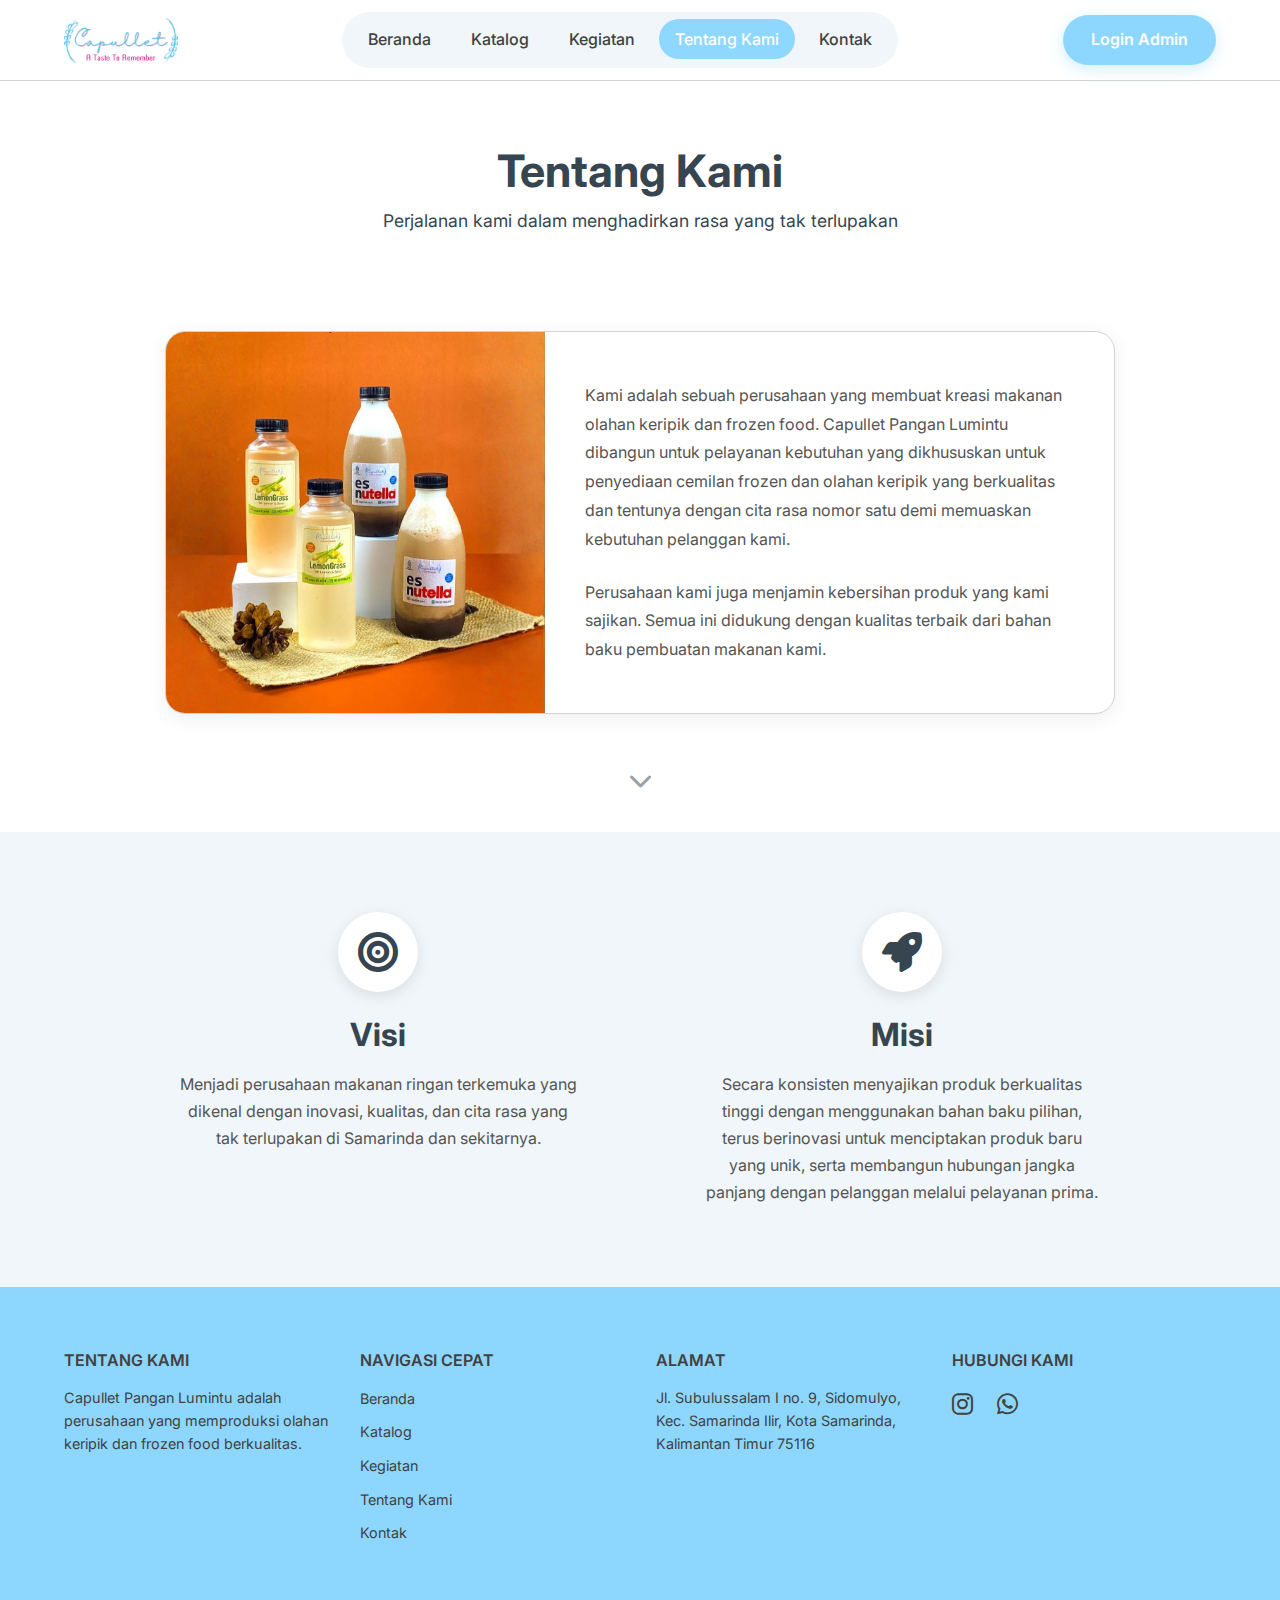
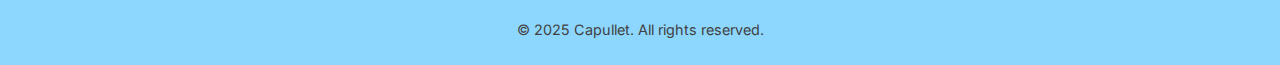
<file: tentang-kami.html>
<!DOCTYPE html>
<html lang="id">
<head>
    <meta charset="UTF-8">
    <meta name="viewport" content="width=device-width, initial-scale=1.0">
    <title>Capullet - Tentang Kami</title>
    <link rel="stylesheet" href="css/global.css">
    <link rel="stylesheet" href="css/pages/tentang-kami.css">
    <link rel="stylesheet" href="https://cdnjs.cloudflare.com/ajax/libs/font-awesome/6.0.0-beta3/css/all.min.css">
</head>
<body>
    <header>
        <nav class="container">
            <a href="index.html" class="logo">
                <img src="images/logo.png" alt="Logo Capullet">
            </a>
            <ul>
                <li><a href="index.html">Beranda</a></li>
                <li><a href="katalog.html">Katalog</a></li>
                <li><a href="kegiatan.html">Kegiatan</a></li>
                <li><a href="tentang-kami.html" class="active">Tentang Kami</a></li>
                <li><a href="kontak.html">Kontak</a></li>
            </ul>
            <a href="login-admin.html" class="btn btn-primary">Login Admin</a>
        </nav>
    </header>

    <main>
        <section class="page-header-section">
            <h1>Tentang Kami</h1>
            <p>Perjalanan kami dalam menghadirkan rasa yang tak terlupakan</p>
        </section>

        <section class="about-story-section container">
            <div class="about-card">
                <img src="images/about-product.jpg" alt="Produk Capullet">
                <div class="about-card-content">
                    <p>
                        Kami adalah sebuah perusahaan yang membuat kreasi makanan olahan keripik dan frozen food. Capullet Pangan Lumintu dibangun untuk pelayanan kebutuhan yang dikhususkan untuk penyediaan cemilan frozen dan olahan keripik yang berkualitas dan tentunya dengan cita rasa nomor satu demi memuaskan kebutuhan pelanggan kami.
                    </p>
                    <p>
                        Perusahaan kami juga menjamin kebersihan produk yang kami sajikan. Semua ini didukung dengan kualitas terbaik dari bahan baku pembuatan makanan kami.
                    </p>
                </div>
            </div>
            <div class="scroll-down-arrow">
                <i class="fas fa-chevron-down"></i>
            </div>
        </section>

        <section class="vision-mission-section">
            <div class="container">
                <div class="vision-mission-grid">
                    <div class="vision-mission-item">
                        <div class="icon"><i class="fas fa-bullseye"></i></div>
                        <h3>Visi</h3>
                        <p>Menjadi perusahaan makanan ringan terkemuka yang dikenal dengan inovasi, kualitas, dan cita rasa yang tak terlupakan di Samarinda dan sekitarnya.</p>
                    </div>
                    <div class="vision-mission-item">
                        <div class="icon"><i class="fas fa-rocket"></i></div>
                        <h3>Misi</h3>
                        <p>Secara konsisten menyajikan produk berkualitas tinggi dengan menggunakan bahan baku pilihan, terus berinovasi untuk menciptakan produk baru yang unik, serta membangun hubungan jangka panjang dengan pelanggan melalui pelayanan prima.</p>
                    </div>
                </div>
            </div>
        </section>
    </main>

    <footer>
        <div class="container">
            <div class="footer-grid">
                <div class="footer-about">
                    <h3>Tentang Kami</h3>
                    <p>Capullet Pangan Lumintu adalah perusahaan yang memproduksi olahan keripik dan frozen food berkualitas.</p>
                </div>
                <div class="footer-nav">
                    <h3>Navigasi Cepat</h3>
                    <ul>
                        <li><a href="index.html">Beranda</a></li>
                        <li><a href="katalog.html">Katalog</a></li>
                        <li><a href="kegiatan.html">Kegiatan</a></li>
                        <li><a href="tentang-kami.html">Tentang Kami</a></li>
                        <li><a href="kontak.html">Kontak</a></li>
                    </ul>
                </div>
                <div class="footer-address">
                    <h3>Alamat</h3>
                    <p>Jl. Subulussalam I no. 9, Sidomulyo, Kec. Samarinda Ilir, Kota Samarinda, Kalimantan Timur 75116</p>
                </div>
                <div class="footer-contact">
                    <h3>Hubungi Kami</h3>
                    <div class="social-links">
                        <a href="https://www.instagram.com/capull3t.smd" target="_blank" aria-label="Instagram"><i class="fab fa-instagram"></i></a>
                        <a href="https://wa.me/6282251004290" target="_blank" aria-label="Whatsapp"><i class="fab fa-whatsapp"></i></a>
                    </div>
                </div>
            </div>
            <div class="footer-bottom">
                <p>© 2025 Capullet. All rights reserved.</p>
            </div>
        </div>
    </footer>
</body>
</html>
</file>
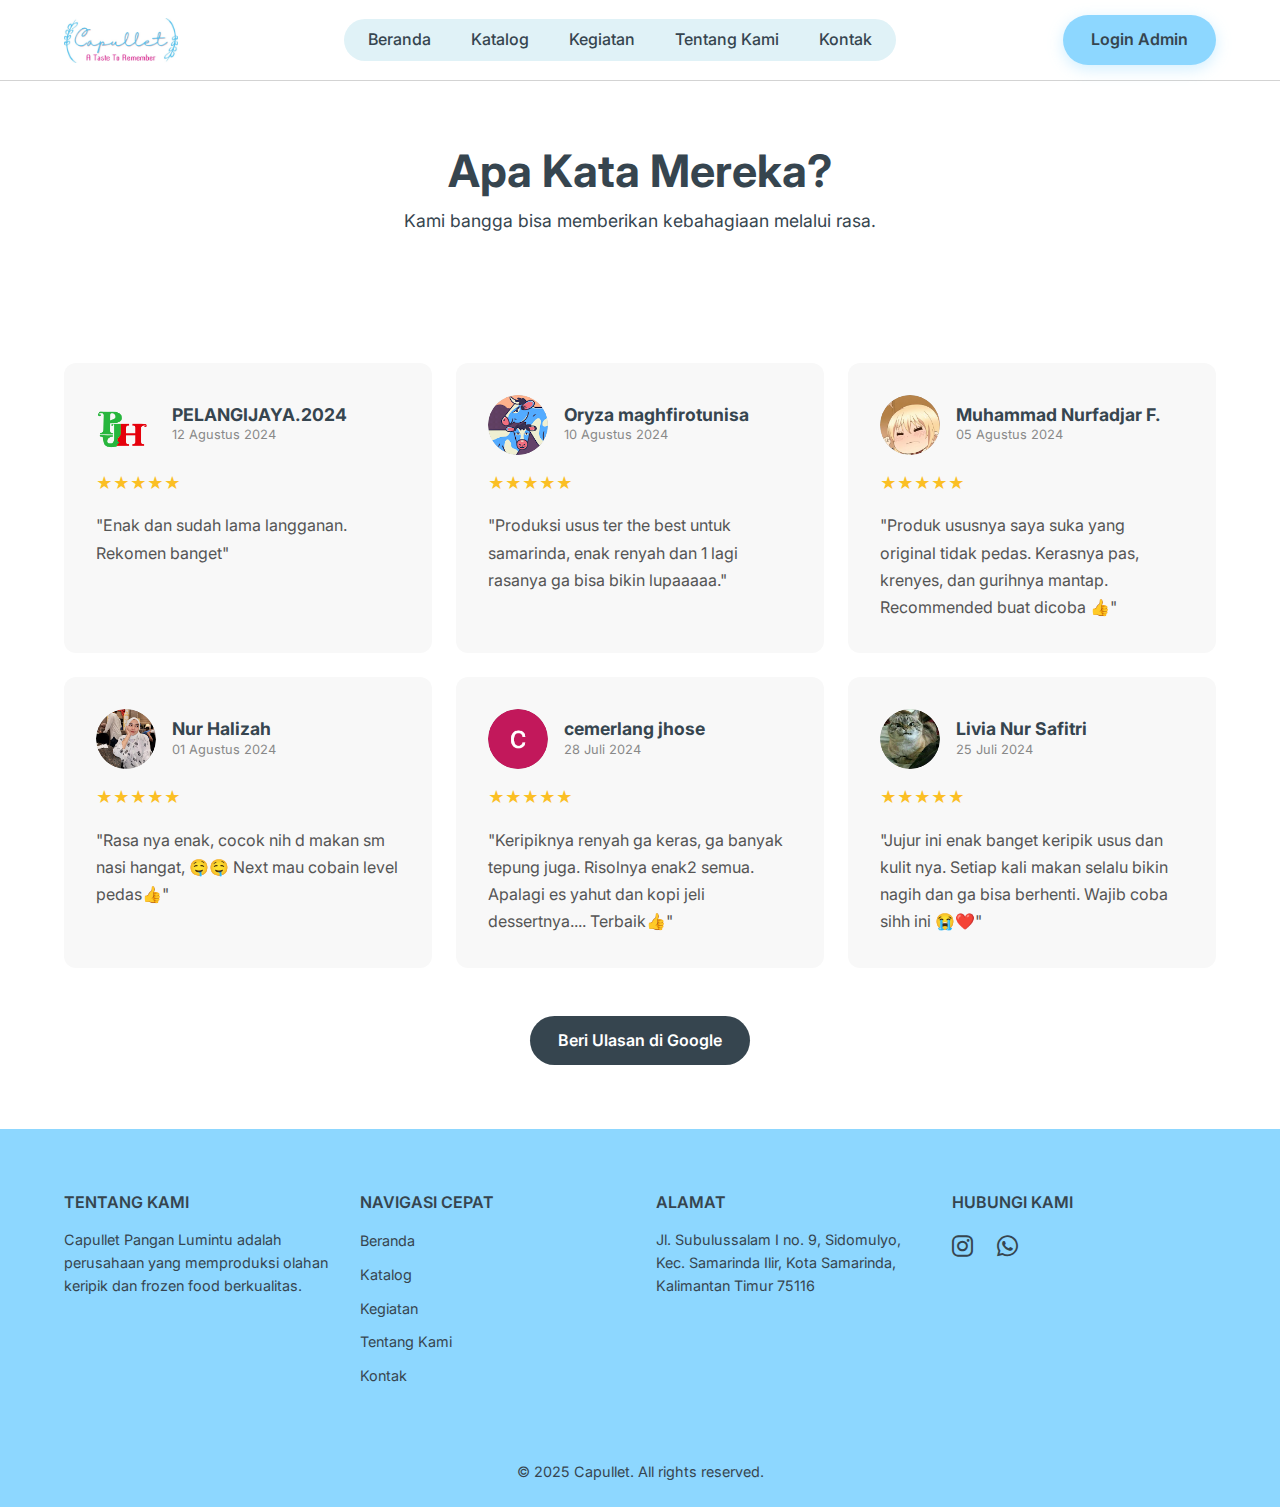
<file: testimoni.html>
<!DOCTYPE html>
<html lang="id">
<head>
    <meta charset="UTF-8">
    <meta name="viewport" content="width=device-width, initial-scale=1.0">
    <title>Capullet - Testimoni</title>
    <link rel="stylesheet" href="global.css">
    <link rel="stylesheet" href="testimoni.css">
    <link rel="stylesheet" href="https://cdnjs.cloudflare.com/ajax/libs/font-awesome/6.0.0-beta3/css/all.min.css">
</head>
<body>
    <header>
        <nav class="container">
            <a href="index.html" class="logo">
                <img src="images/logo.png" alt="Logo Capullet">
            </a>
            <ul>
                <li><a href="index.html">Beranda</a></li>
                <li><a href="katalog.html">Katalog</a></li>
                <li><a href="kegiatan.html">Kegiatan</a></li>
                <li><a href="tentang-kami.html">Tentang Kami</a></li>
                <li><a href="kontak.html">Kontak</a></li>
            </ul>
            <a href="login-admin.html" class="btn btn-primary">Login Admin</a>
        </nav>
    </header>

    <main>
        <section class="page-header-section">
            <h1>Apa Kata Mereka?</h1>
            <p>Kami bangga bisa memberikan kebahagiaan melalui rasa.</p>
        </section>

        <section class="testimonials-page-section container">
            <div class="testimonials-full-grid">
                <article class="testimonial-card">
                    <div class="author-info">
                        <img src="images/testi1.jpg" alt="Pelanggan 1" />
                        <div>
                            <h4>PELANGIJAYA.2024</h4>
                            <p class="date">12 Agustus 2024</p>
                        </div>
                    </div>
                    <div class="rating">★★★★★</div>
                    <p class="text">"Enak dan sudah lama langganan. Rekomen banget"</p>
                </article>
                <article class="testimonial-card">
                    <div class="author-info">
                        <img src="images/testi2.jpg" alt="Pelanggan 2" />
                        <div>
                            <h4>Oryza maghfirotunisa</h4>
                            <p class="date">10 Agustus 2024</p>
                        </div>
                    </div>
                    <div class="rating">★★★★★</div>
                    <p class="text">"Produksi usus ter the best untuk samarinda, enak renyah dan 1 lagi rasanya ga bisa bikin lupaaaaa."</p>
                </article>
                <article class="testimonial-card">
                    <div class="author-info">
                        <img src="images/testi3.jpg" alt="Pelanggan 3" />
                        <div>
                            <h4>Muhammad Nurfadjar F.</h4>
                            <p class="date">05 Agustus 2024</p>
                        </div>
                    </div>
                    <div class="rating">★★★★★</div>
                    <p class="text">"Produk ususnya saya suka yang original tidak pedas. Kerasnya pas, krenyes, dan gurihnya mantap. Recommended buat dicoba 👍"</p>
                </article>
                <article class="testimonial-card">
                    <div class="author-info">
                        <img src="images/testi4.jpg" alt="Pelanggan 4" />
                        <div>
                            <h4>Nur Halizah</h4>
                            <p class="date">01 Agustus 2024</p>
                        </div>
                    </div>
                    <div class="rating">★★★★★</div>
                    <p class="text">"Rasa nya enak, cocok nih d makan sm nasi hangat, 🤤🤤 Next mau cobain level pedas👍"</p>
                </article>
                 <article class="testimonial-card">
                    <div class="author-info">
                        <img src="images/testi5.jpg" alt="Pelanggan 5" />
                        <div>
                            <h4>cemerlang jhose</h4>
                            <p class="date">28 Juli 2024</p>
                        </div>
                    </div>
                    <div class="rating">★★★★★</div>
                    <p class="text">"Keripiknya renyah ga keras, ga banyak tepung juga. Risolnya enak2 semua. Apalagi es yahut dan kopi jeli dessertnya.... Terbaik👍"</p>
                </article>
                 <article class="testimonial-card">
                    <div class="author-info">
                        <img src="images/testi6.jpg" alt="Pelanggan 6" />
                        <div>
                            <h4>Livia Nur Safitri</h4>
                            <p class="date">25 Juli 2024</p>
                        </div>
                    </div>
                    <div class="rating">★★★★★</div>
                    <p class="text">"Jujur ini enak banget keripik usus dan kulit nya. Setiap kali makan selalu bikin nagih dan ga bisa berhenti. Wajib coba sihh ini 😭❤️"</p>
                </article>
            </div>
            <div class="google-reviews-link">
                 <a href="https://www.google.com/maps/place/Keripik+usus+dan+kulit+samarinda+Capullet" target="_blank" class="btn btn-secondary">Beri Ulasan di Google</a>
            </div>
        </section>
    </main>

    <footer>
        <div class="container">
            <div class="footer-grid">
                <div class="footer-about">
                    <h3>Tentang Kami</h3>
                    <p>Capullet Pangan Lumintu adalah perusahaan yang memproduksi olahan keripik dan frozen food berkualitas.</p>
                </div>
                <div class="footer-nav">
                    <h3>Navigasi Cepat</h3>
                    <ul>
                        <li><a href="index.html">Beranda</a></li>
                        <li><a href="katalog.html">Katalog</a></li>
                        <li><a href="kegiatan.html">Kegiatan</a></li>
                        <li><a href="tentang-kami.html">Tentang Kami</a></li>
                        <li><a href="kontak.html">Kontak</a></li>
                    </ul>
                </div>
                <div class="footer-address">
                    <h3>Alamat</h3>
                    <p>Jl. Subulussalam I no. 9, Sidomulyo, Kec. Samarinda Ilir, Kota Samarinda, Kalimantan Timur 75116</p>
                </div>
                <div class="footer-contact">
                    <h3>Hubungi Kami</h3>
                    <div class="social-links">
                        <a href="https://www.instagram.com/capull3t.smd" target="_blank" aria-label="Instagram"><i class="fab fa-instagram"></i></a>
                        <a href="https://wa.me/6282251004290" target="_blank" aria-label="Whatsapp"><i class="fab fa-whatsapp"></i></a>
                    </div>
                </div>
            </div>
            <div class="footer-bottom">
                <p>© 2025 Capullet. All rights reserved.</p>
            </div>
        </div>
    </footer>
</body>
</html>
</file>
<file: css/global.css>
@import url('https://fonts.googleapis.com/css2?family=Inter:wght@400;500;600;700;800&display=swap');

:root {
    --primary-color: #8DD7FF;   
    --secondary-color: #36454F; 
    --text-dark: #414141;   
    --text-light: #FFFFFF;      
    --white: #FFFFFF;         
    --light-grey: #F8F8F8;     
    --dark-grey: #36454F;      
    --border-color: #D3D3D3;  
    --hover-color: #EE0384;    
    --nav-bg-color: #F0F6F9;    
    --nav-active-bg-color: #8ED7FF; 
    --font-family: 'Inter', sans-serif;
}

* {
    margin: 0;
    padding: 0;
    box-sizing: border-box;
}

body {
    font-family: var(--font-family);
    background-color: var(--white);
    color: var(--text-dark);
    line-height: 1.6;
    font-size: 16px;
}

.container {
    width: 90%;
    max-width: 1200px;
    margin: 0 auto;
}

h1, h2, h3, h4, h5, h6 {
    font-weight: 700;
    line-height: 1.2;
}

a {
    text-decoration: none;
    color: inherit;
    transition: color 0.3s ease;
}

img {
    max-width: 100%;
    height: auto;
    display: block;
}

ul {
    list-style: none;
}

.btn {
    display: inline-block;
    padding: 12px 28px;
    border-radius: 50px;
    font-weight: 600;
    border: none;
    cursor: pointer;
    transition: background-color 0.3s ease, transform 0.2s ease, color 0.3s ease, box-shadow 0.3s ease;
    text-align: center;
}

.btn-primary {
    background-color: var(--primary-color);
    color: var(--white);
    box-shadow: 0 4px 15px rgba(141, 215, 255, 0.4);
}

.btn-primary:hover {
    background-color: var(--hover-color);
    color: var(--text-light);
    transform: translateY(-2px);
    box-shadow: 0 6px 20px rgba(238, 3, 132, 0.4);
}

.btn-secondary {
    background-color: var(--secondary-color);
    color: var(--text-light);
}

.btn-secondary:hover {
    background-color: var(--hover-color);
    transform: translateY(-2px);
}

header {
    background-color: var(--white);
    border-bottom: 1px solid var(--border-color);
    position: sticky;
    top: 0;
    z-index: 1000;
}

header nav {
    display: flex;
    justify-content: space-between;
    align-items: center;
    height: 80px;
}

header .logo img {
    height: 45px;
}

header nav ul {
    display: flex;
    gap: 0.5rem;
    background-color: var(--nav-bg-color);
    padding: 15px 10px;
    border-radius: 50px;
}

header nav ul a {
    font-weight: 500;
    font-size: 1rem;
    padding: 10px 16px;
    border-radius: 50px;
    transition: background-color 0.3s, color 0.3s;
}

header nav ul a:hover {
    background-color: var(--hover-color);
    color: var(--text-light);
}

header nav ul a.active {
     background-color: var(--nav-active-bg-color);
     color: var(--white);
}

footer {
    background-color: var(--primary-color);
    color: var(--text-dark);
    padding-top: 4rem;
}

.footer-grid {
    display: grid;
    grid-template-columns: repeat(4, 1fr);
    gap: 2rem;
    padding-bottom: 3rem;
}

.footer-grid h3 {
    font-size: 1rem;
    margin-bottom: 1rem;
    text-transform: uppercase;
    font-weight: 600;
}

.footer-grid p, .footer-grid a {
    font-size: 0.9rem;
    opacity: 1;
}

.footer-grid .footer-nav ul {
    display: flex;
    flex-direction: column;
    gap: 0.5rem;
}

.footer-grid .footer-nav a {
    transition: opacity 0.3s;
}

.footer-grid .footer-nav a:hover {
    opacity: 0.8;
}

.social-links {
    display: flex;
    gap: 1.5rem;
    margin-top: 1rem;
}

.social-links a {
    font-size: 1.5rem;
    transition: opacity 0.3s;
}

.social-links a:hover {
    opacity: 0.8;
}

.footer-bottom {
    text-align: center;
    padding: 1.5rem 0;
    font-size: 0.9rem;
    opacity: 1;
}

.page-header-section {
    padding: 4rem 2rem;
    text-align: center;
    background-color: var(--white);
}
.page-header-section h1, .page-header-section h2 {
    font-size: 2.8rem;
    margin-bottom: 0.5rem;
    color: var(--secondary-color);
}
.page-header-section p {
    font-size: 1.1rem;
    max-width: 600px;
    margin: 0 auto;
    color: var(--dark-grey);
}

.cta-section {
    background-color: var(--nav-bg-color);
    padding: 5rem 0;
    text-align: center;
}
.cta-section h2 {
    font-size: 2.5rem;
    color: var(--secondary-color);
    margin-bottom: 1rem;
}
.cta-section p {
    margin-bottom: 2rem;
    max-width: 500px;
    margin-left: auto;
    margin-right: auto;
}

@media (max-width: 992px) {
    .footer-grid {
        grid-template-columns: repeat(2, 1fr);
        gap: 2.5rem;
    }
}

@media (max-width: 576px) {
    .footer-grid {
        grid-template-columns: 1fr;
        gap: 2rem;
        text-align: center;
    }

    .footer-grid .footer-nav ul {
        align-items: center; 
    }

    .social-links {
        justify-content: center; 
    }
}
</file>
<file: css/pages/katalog.css>
.catalog-main {
    padding: 2rem 0 4rem 0;
}

.filter-controls {
    display: flex;
    justify-content: center;
    gap: 1rem;
    margin-bottom: 3rem;
    flex-wrap: wrap;
}

.filter-controls button {
    padding: 10px 24px;
    border: 1px solid var(--primary-color);
    border-radius: 50px;
    background: var(--white);
    color: var(--primary-color);
    font-weight: 600;
    cursor: pointer;
    transition: all 0.3s ease;
    box-shadow: 0 2px 8px rgba(141, 215, 255, 0.3);
}

.filter-controls button.active, .filter-controls button:hover {
    background: var(--primary-color);
    color: var(--text-dark);
    border-color: var(--primary-color);
    transform: translateY(-2px);
    box-shadow: 0 4px 12px rgba(141, 215, 255, 0.5);
}

.catalog-grid {
    display: grid;
    grid-template-columns: repeat(auto-fit, minmax(300px, 1fr));
    gap: 2rem;
}

.product-card-item {
    background: var(--white);
    border-radius: 12px;
    box-shadow: 0 4px 15px rgba(0,0,0,0.08);
    overflow: hidden;
    display: flex;
    flex-direction: column;
}

.product-card-item img {
    height: 300px;
    width: 100%;
    object-fit: cover;
}

.product-card-content {
    padding: 1.5rem;
    flex-grow: 1;
}

.product-card-content h3 {
    font-size: 1.25rem;
    margin-bottom: 0.5rem;
}

.product-card-content .price {
    font-size: 1.1rem;
    font-weight: 700;
    color: var(--dark-grey);
    margin-bottom: 0.5rem;
}

.product-card-content .price-note {
    font-size: 0.8rem;
    color: #888;
    font-weight: 400;
}

.product-card-content .description {
    margin-top: 1rem;
    font-size: 0.9rem;
    color: #666;
}

.cta-section {
    background-color: var(--white);
    padding: 2rem 0 5rem 0;
}

.cta-section .container {
    background-color: var(--nav-bg-color);
    padding: 2.5rem 2rem;
    border-radius: 20px;
    max-width: 800px;
    text-align: center;
}

.cta-section h2 {
    color: var(--secondary-color);
    font-size: 2.2rem;
    margin-bottom: 1rem;
}

.cta-section p {
    color: var(--text-dark);
    margin-bottom: 2rem;
    max-width: 500px;
    margin-left: auto;
    margin-right: auto;
}

.cta-section .btn-primary {
    box-shadow: 0 5px 20px rgba(141, 215, 255, 0.6);
}
</file>
<file: kegiatan.css>
.activities-list {
    padding: 2rem 0 5rem 0;
    display: flex;
    flex-direction: column;
    align-items: center;
    gap: 2.5rem;
}

.activity-item {
    display: flex;
    flex-direction: row; 
    background: var(--white);
    border: 1px solid var(--border-color);
    border-radius: 20px;
    box-shadow: 0 4px 20px rgba(0,0,0,0.07);
    transition: transform 0.3s, box-shadow 0.3s;
    overflow: hidden;
    max-width: 950px;
    width: 100%;
}

.activity-item:hover {
    transform: translateY(-5px);
    box-shadow: 0 8px 25px rgba(0,0,0,0.1);
}

.activity-item img {
    width: 35%;
    max-width: 340px;
    flex-shrink: 0;
    object-fit: cover;
}

.activity-content {
    padding: 2.5rem;
    display: flex;
    flex-direction: column;
    justify-content: center;
}

.activity-content h3 {
    font-size: 1.7rem;
    margin-bottom: 0.5rem;
    color: var(--text-dark);
}

.activity-subtitle {
    font-size: 1rem;
    font-weight: 500;
    color: #888;
    margin-bottom: 1rem;
}

.activity-content p:not(.activity-subtitle) {
    font-size: 1rem;
    line-height: 1.6;
    color: #555;
}

.activity-content .btn-primary {
    margin-top: 1.5rem;
    align-self: flex-start; 
}

.cta-section {
    background-color: var(--white);
    padding: 2rem 0 5rem 0;
}

.cta-section .container {
    background-color: var(--nav-bg-color);
    padding: 2.5rem 2rem;
    border-radius: 20px;
    max-width: 800px;
    text-align: center;
}

.cta-section h2 {
    color: var(--primary-color);
    font-size: 2.2rem;
    margin-bottom: 1rem;
}

.cta-section p {
    color: var(--text-dark);
    margin-bottom: 2rem;
    max-width: 500px;
    margin-left: auto;
    margin-right: auto;
}

.cta-section .btn-primary {
    box-shadow: 0 5px 20px rgba(141, 215, 255, 0.6);
}

@media (max-width: 768px) {
    .activity-item {
        flex-direction: column; 
    }

    .activity-item img {
        width: 100%; 
        max-width: none;
        height: 250px;
    }

    .activity-content {
        padding: 1.5rem;
    }
}
</file>
<file: kontak.css>
.page-header-section h1 {
    font-weight: 800;
}

.contact-cards-section {
    padding: 2rem 0;
}

.contact-grid {
    display: grid;
    grid-template-columns: repeat(auto-fit, minmax(300px, 1fr));
    gap: 2rem;
    max-width: 900px;
    margin: 0 auto;
}

.contact-card {
    background: var(--white);
    border-radius: 24px;
    padding: 2.5rem;
    text-align: center;
    box-shadow: 0 8px 30px rgba(0,0,0,0.08);
    border: 1px solid #f0f0f0;
    display: flex;
    flex-direction: column;
    align-items: center;
}

.contact-card .icon-background {
    width: 70px;
    height: 70px;
    border-radius: 50%;
    background-color: var(--nav-bg-color);
    display: flex;
    align-items: center;
    justify-content: center;
    margin-bottom: 1.5rem;
}

.contact-card .icon-background i {
    font-size: 2.5rem;
    color: var(--text-dark);
}

.contact-card h3 {
    font-size: 1.1rem;
    font-weight: 500;
}

.contact-card .contact-detail {
    margin: 0.5rem 0 2rem;
    color: var(--text-dark);
    font-size: 1.1rem;
    font-weight: 700;
}

.contact-card .btn-primary {
    width: 100%;
    max-width: 280px;
}


.location-section {
    padding: 3rem 0;
    background: var(--light-grey);
}

.section-title {
    text-align: center;
    margin-bottom: 3rem;
}
.section-title h2 {
    font-size: 2.5rem;
    margin-bottom: 0.5rem;
}

.location-grid {
    display: grid;
    grid-template-columns: repeat(auto-fit, minmax(350px, 1fr));
    gap: 2.5rem;
    align-items: center;
    background: var(--white);
    padding: 2.5rem;
    border-radius: 20px;
    box-shadow: 0 8px 30px rgba(0,0,0,0.08);
}

.location-map iframe {
    width: 100%;
    height: 450px;
    border: 0;
    border-radius: 12px;
}

.location-info h3 {
    font-size: 1.8rem;
}

.location-info .rating {
    margin: 1rem 0;
    color: #FBBF24;
    font-size: 1.1rem;
}

.location-info .rating span {
    font-weight: bold;
    color: var(--text-dark);
}

.location-info address {
    font-style: normal;
    margin: 1rem 0;
}

.location-info h4 {
    margin-top: 1.5rem;
    font-size: 1.2rem;
    color: var(--secondary-color);
}

.location-info ul {
    margin-top: 0.5rem;
    padding-left: 0;
    list-style: none;
}

.location-info ul li {
    margin-bottom: 0.25rem;
}

.location-section .section-title h2 {
    display: flex;
    align-items: center;
    justify-content: center;
    gap: 0.75rem;
}

.location-section .section-title h2 i {
    font-size: 2rem;
    color: var(--secondary-color);
}
</file>
<file: css/admin/login-admin.css>
body {
    font-family: var(--font-family);
    background-color: #46809f90;
    min-height: 100vh;
    display: flex;
    align-items: center;
    justify-content: center;
    padding: 1rem;
}

.login-wrapper {
    width: 100%;
    display: flex;
    flex-direction: column;
    align-items: center;
    position: relative;
}

.login-card {
    background-color: white;
    width: 100%;
    max-width: 52rem;
    border-radius: 2rem;
    box-shadow: 0 25px 50px -12px rgba(0, 0, 0, 0.075);
    overflow: hidden;
    display: flex;
    min-height: 500px;
    position: relative;
}

.form-side {
    width: 100%;
    padding: 2rem;
    display: flex;
    flex-direction: column;
    justify-content: center;
    position: relative;
    background-color: white;
}

@media (min-width: 768px) {
    .form-side {
        padding: 2.5rem;
    }
}

@media (min-width: 1024px) {
    .form-side {
        width: 50%;
    }
}

.back-btn {
    position: absolute;
    top: 1.5rem;
    left: 1.5rem;
    display: flex;
    align-items: center;
    gap: 0.5rem;
    color: #9ca3af;
    text-decoration: none;
    font-weight: 700;
    font-size: 0.8rem;
    transition: color 0.3s;
}

@media (min-width: 768px) {
    .back-btn {
        left: 2.5rem;
    }
}

.back-btn:hover {
    color: var(--hover-color);
}

.form-container {
    width: 100%;
    max-width: 22rem;
    margin: 0 auto;
    margin-top: 1.5rem;
}

.header-text {
    margin-bottom: 2rem;
}

.header-text h1 {
    font-size: 1.75rem;
    font-weight: 800;
    color: var(--text-dark);
    margin-bottom: 0.5rem;
    line-height: 1.2;
}

.header-text .highlight {
    color: var(--hover-color);
}

.header-text p {
    color: #666;
    font-size: 0.9rem;
}

.input-group {
    margin-bottom: 1.25rem;
    display: flex;
    flex-direction: column;
    gap: 0.35rem;
}

.input-group label {
    font-size: 0.8rem;
    font-weight: 700;
    color: #374151;
    margin-left: 0.25rem;
}

.input-group input {
    width: 100%;
    padding: 0.6rem 1rem;
    border-radius: 0.6rem;
    border: 1px solid var(--border-color);
    background-color: #f9fafb;
    color: #374151;
    outline: none;
    transition: all 0.3s;
    font-size: 0.9rem;
}

.input-group input::placeholder {
    color: #9ca3af;
}

.input-group input:focus {
    background-color: white;
    border-color: var(--primary-color);
    box-shadow: 0 4px 15px rgba(141, 215, 255, 0.4);
}

.captcha-wrapper {
    display: flex;
    gap: 0.5rem;
}

.captcha-input-box {
    flex-grow: 1;
}

.captcha-input-box input {
    text-align: center;
    font-weight: 700;
    text-transform: uppercase;
    letter-spacing: 0.05em;
}

.captcha-display {
    width: 7rem;
    background-color: #f8fafc;
    border-radius: 0.6rem;
    border: 1px solid var(--border-color);
    display: flex;
    align-items: center;
    justify-content: center;
    position: relative;
    overflow: hidden;
    user-select: none;
    cursor: pointer;
}

#captcha-code {
    font-family: monospace;
    font-size: 1.25rem;
    font-weight: 900;
    color: var(--text-dark, #1f2937);
    letter-spacing: 0.2em;
    position: relative;
    z-index: 20;
    display: inline-block;
    transform: rotate(-2deg);
}

.captcha-noise {
    position: absolute;
    inset: 0;
    opacity: 0.2;
    background-image: radial-gradient(#94a3b8 1px, transparent 1px);
    background-size: 6px 6px;
    z-index: 1;
}

.refresh-btn {
    width: 2.5rem;
    border-radius: 0.6rem;
    border: 1px solid var(--border-color);
    background-color: #f9fafb;
    color: #666;
    display: flex;
    align-items: center;
    justify-content: center;
    cursor: pointer;
    transition: all 0.3s;
}

.refresh-btn:hover {
    background-color: var(--primary-color);
    color: white;
    border-color: var(--primary-color);
}

.error-box {
    color: #ef4444;
    font-size: 0.8rem;
    text-align: center;
    background-color: #fef2f2;
    padding: 0.5rem;
    border-radius: 0.5rem;
    border: 1px solid #fee2e2;
    display: flex;
    align-items: center;
    justify-content: center;
    gap: 0.5rem;
    margin-bottom: 0.75rem;
}

.submit-btn {
    width: 100%;
    background-color: var(--primary-color);
    color: var(--text-dark);
    font-weight: 700;
    padding: 0.75rem;
    border-radius: 0.75rem;
    border: none;
    cursor: pointer;
    box-shadow: 0 4px 15px rgba(141, 215, 255, 0.4);
    transition: all 0.3s;
    margin-top: 0.5rem;
    font-size: 1rem;
}

.submit-btn:hover {
    background-color: var(--hover-color);
    color: whitesmoke;
    box-shadow: 0 6px 20px rgba(238, 3, 132, 0.4);
}

.submit-btn:active {
    transform: scale(0.98);
}

.image-side {
    display: none;
    width: 50%;
    position: relative;
    background-color: #fef3c7;
}

@media (min-width: 1024px) {
    .image-side {
        display: block;
    }
}

.image-side img {
    width: 100%;
    height: 100%;
    object-fit: cover;
}

.image-side .overlay {
    position: absolute;
    inset: 0;
    background-color: rgba(2, 44, 34, 0.1);
}

.copyright {
    position: absolute;
    bottom: 1.5rem;
    color: rgba(255, 255, 255, 0.3);
    font-size: 0.75rem;
}
</file>
<file: css/admin/manajemen-kategori.css>
body.admin-page {
    background-color: var(--light-grey);
    display: flex;
    flex-direction: column;
    min-height: 100vh;
}

.admin-header {
    background: var(--white);
    border-bottom: 1px solid var(--border-color);
    position: sticky;
    top: 0;
    z-index: 100;
}

.admin-header nav {
    display: flex;
    justify-content: space-between;
    align-items: center;
    height: 70px;
}

.admin-header nav .logo img {
    height: 35px;
}

.admin-header nav ul {
    display: flex;
    gap: 0.5rem;
    list-style: none;
    background-color: var(--nav-bg-color);
    padding: 8px;
    border-radius: 50px;
}

.admin-header nav ul a {
    font-weight: 500;
    color: var(--text-dark);
    padding: 8px 24px;
    border-bottom: none;
    transition: all 0.3s ease;
    border-radius: 50px;
}

.admin-header nav ul a:hover {
    background-color: var(--hover-color);
    color: var(--text-light);
}

.admin-header nav ul a.active {
     background-color: var(--nav-active-bg-color);
     color: var(--text-dark);
     font-weight: 600;
}

.btn-logout {
    padding: 10px 24px;
    border-radius: 50px;
    font-weight: 600;
    background-color: var(--primary-color);
    color: var(--text-dark);
    border: none;
    transition: background-color 0.3s, color 0.3s;
}

.btn-logout:hover {
    background-color: var(--hover-color);
    color: var(--text-light);
}

main.admin-main {
    padding: 3rem 0;
    flex-grow: 1;
}

.admin-page-title {
    text-align: center;
    font-size: 2.2rem;
    font-weight: 800;
    color: var(--secondary-color);
    margin-bottom: 2rem;
}

.management-container {
    background: var(--white);
    padding: 2rem;
    border-radius: 20px;
    box-shadow: 0 5px 25px rgba(0,0,0,0.05);
}

.management-header {
    display: flex;
    justify-content: space-between;
    align-items: center;
    margin-bottom: 2rem;
    flex-wrap: wrap;
    gap: 1rem;
}

.management-header h1 {
    margin: 0;
    font-size: 1.8rem;
}

.management-controls {
    display: flex;
    gap: 1rem;
    align-items: center;
}

.search-bar {
    position: relative;
    flex-grow: 1;
    max-width: 400px;
}

.search-bar input {
    padding: 12px 20px 12px 45px;
    border-radius: 50px;
    border: 1px solid var(--border-color);
    width: 100%;
}

.search-bar i {
    position: absolute;
    left: 20px;
    top: 50%;
    transform: translateY(-50%);
    color: #999;
}

.btn-add {
    background: var(--primary-color);
    color: var(--text-dark);
    padding: 12px 24px;
    border-radius: 50px;
    border: none;
    font-weight: 600;
    cursor: pointer;
    display: inline-flex;
    align-items: center;
    gap: 0.5rem;
    transition: background-color 0.2s, color 0.2s;
    white-space: nowrap;
}

.btn-add:hover {
    background: var(--hover-color);
    color: var(--text-light);
}

.table-wrapper {
    overflow-x: auto;
}

.data-table {
    width: 100%;
    border-collapse: separate;
    border-spacing: 0;
}

.data-table th, .data-table td {
    padding: 1.25rem 1rem;
    border-bottom: 1px solid #f0f0f0;
    text-align: left;
    white-space: nowrap;
    vertical-align: middle;
}

.data-table th {
    font-weight: 600;
    color: var(--text-dark);
    background: none;
}

.data-table tbody tr:last-child td {
    border-bottom: 0;
}

.data-table th:last-child, .data-table td:last-child {
    text-align: right;
}

.action-buttons {
    display: flex;
    align-items: center;
    justify-content: flex-end;
    gap: 0.75rem;
}

.action-buttons a {
    background: none;
    border: none;
    cursor: pointer;
    width: 38px;
    height: 38px;
    border-radius: 10px;
    display: inline-flex;
    align-items: center;
    justify-content: center;
    font-size: 1rem;
    transition: opacity 0.2s, background-color 0.2s, color 0.2s;
}

.action-buttons .btn-edit {
    background-color: var(--nav-bg-color);
    color: var(--secondary-color);
}
.action-buttons .btn-edit:hover {
    background-color: var(--primary-color);
}

.action-buttons .btn-delete {
    background-color: #FFE3EC;
    color: var(--hover-color);
}
.action-buttons .btn-delete:hover {
     background-color: var(--hover-color);
     color: var(--white);
}

.admin-footer {
    text-align: center;
    padding: 1.5rem 0;
    color: var(--text-dark);
    font-size: 0.9rem;
    background: var(--primary-color);
}
</file>
<file: css/admin/manajemen-kegiatan.css>
.management-container h1 {
    margin: 0;
    font-size: 1.8rem;
    font-weight: 700;
    color: var(--secondary-color);
}

.activity-management-grid {
    display: grid;
    grid-template-columns: 1fr;
    gap: 1.5rem;
}

.activity-admin-card {
    background: var(--white);
    border: 1px solid var(--border-color);
    border-radius: 12px;
    display: flex;
    gap: 1.5rem;
    padding: 1.5rem;
    align-items: center;
}

.activity-admin-card img {
    width: 200px;
    height: 120px;
    object-fit: cover;
    border-radius: 8px;
    flex-shrink: 0;
}

.activity-admin-card-content {
    flex-grow: 1;
    display: flex;
    flex-direction: column;
    align-self: stretch;
}

.activity-admin-card-content h3 {
    font-size: 1.2rem;
    font-weight: 600;
    color: var(--secondary-color);
    margin: 0; 
}

.activity-admin-card-content p {
    font-size: 0.9rem;
    color: #666;
    margin: 0.5rem 0;
    line-height: 1.5;
    flex-grow: 1; 
}

.action-buttons {
    display: flex;
    gap: 0.75rem;
    margin-top: auto; 
    padding-top: 1rem;
    justify-content: flex-start;
}

.action-buttons .btn-edit,
.action-buttons .btn-delete {
    width: auto;
    height: auto;
    text-decoration: none;

    padding: 8px 16px;
    border-radius: 8px;
    cursor: pointer;
    font-size: 0.9rem;
    display: inline-flex;
    align-items: center;
    gap: 0.5rem;
    border: none;
    font-weight: 600;
    transition: all 0.2s;
}

.action-buttons .btn-edit {
    background: var(--nav-bg-color);
    color: var(--text-dark);
}
.action-buttons .btn-edit:hover {
    background: var(--primary-color);
}

.action-buttons .btn-delete {
    background-color: #FFE3EC;
    color: var(--hover-color);
}
.action-buttons .btn-delete:hover {
     background-color: var(--hover-color);
     color: var(--white);
}

@media (max-width: 576px) {
    .activity-admin-card {
        flex-direction: column;
        align-items: flex-start;
    }
    .activity-admin-card img {
        width: 100%;
        height: 150px;
    }
}
</file>
<file: css/admin/manajemen-produk.css>
.management-header {
    display: flex;
    justify-content: space-between;
    align-items: center;
    margin-bottom: 2rem;
    flex-wrap: wrap;
    gap: 1rem;
}

.filter-controls {
    display: flex;
    gap: 1rem;
    margin-bottom: 2rem;
    flex-wrap: wrap;
}

.filter-controls button {
    padding: 8px 16px;
    border-radius: 20px;
    border: 1px solid var(--border-color);
    background: transparent;
    cursor: pointer;
    font-weight: 500;
    transition: all 0.2s;
}

.filter-controls button.active, .filter-controls button:hover {
    background: var(--secondary-color);
    color: var(--white);
    border-color: var(--secondary-color);
}

.product-management-grid {
    display: grid;
    grid-template-columns: repeat(auto-fit, minmax(320px, 1fr)); 
    gap: 1.5rem;
}

.product-admin-card {
    background: var(--white);
    border: 1px solid var(--border-color);
    border-radius: 12px; 
    overflow: hidden;
    display: flex;
    flex-direction: column;
    box-shadow: 0 4px 10px rgba(0,0,0,0.05);
}

.product-admin-card img {
    width: 100%;
    aspect-ratio: 16 / 10;
    object-fit: cover;
}

.product-admin-card-content {
    padding: 1.25rem;
    flex-grow: 1;
    display: flex;
    flex-direction: column;
}

.product-admin-card-content h3 {
    font-size: 1.1rem;
}

.product-admin-card-content .price {
    font-weight: 600;
    color: var(--secondary-color);
    margin: 0.25rem 0;
}

.product-admin-card-content .description {
    font-size: 0.9rem;
    color: #666;
    margin-top: 0.5rem;
    flex-grow: 1;
}

.product-admin-card-actions {
    padding: 1rem 1.25rem;
    border-top: 1px solid var(--border-color);
    display: flex;
    gap: 0.75rem;
}

.product-admin-card-actions .btn-edit,
.product-admin-card-actions .btn-delete {
    padding: 8px 16px;
    border-radius: 8px;
    cursor: pointer;
    font-size: 0.9rem;
    display: inline-flex;
    align-items: center;
    justify-content: center;
    gap: 0.5rem;
    border: none;
    font-weight: 500;
    transition: all 0.2s;
    flex-grow: 1;
}

.btn-edit {
    background: var(--nav-bg-color);
    color: var(--text-dark);
}
.btn-edit:hover {
    background: var(--primary-color);
}

.btn-delete {
    background-color: #FFE3EC;
    color: var(--hover-color);
}
.btn-delete:hover {
     background-color: var(--hover-color);
     color: var(--white);
}
</file>
<file: css/pages/tentang-kami.css>
.about-story-section {
    padding-top: 2rem;
    padding-bottom: 2rem;
    display: flex;
    flex-direction: column;
    align-items: center;
}

.about-card {
    display: flex;
    background: var(--white);
    border: 1px solid var(--border-color);
    border-radius: 20px;
    box-shadow: 0 4px 20px rgba(0,0,0,0.07);
    overflow: hidden;
    max-width: 950px;
    width: 100%;
}

.about-card img {
    width: 40%;
    flex-shrink: 0;
    object-fit: cover;
}

.about-card-content {
    padding: 2.5rem;
    display: flex;
    flex-direction: column;
    justify-content: center;
}

.about-card-content p {
    margin-bottom: 1.5rem;
    line-height: 1.8;
    font-size: 1rem;
    color: #555;
}

.about-card-content p:last-child {
    margin-bottom: 0;
}


.scroll-down-arrow {
    text-align: center;
    margin-top: 3rem;
    font-size: 1.5rem;
    color: var(--secondary-color);
    opacity: 0.5;
}

.vision-mission-section {
    padding: 5rem 0;
    background: var(--nav-bg-color); 
}

.vision-mission-grid {
    display: grid;
    grid-template-columns: repeat(auto-fit, minmax(300px, 1fr));
    gap: 3rem;
    max-width: 1000px;
    margin: 0 auto;
}

.vision-mission-item {
    text-align: center;
}

.vision-mission-item .icon {
    display: inline-flex;
    align-items: center;
    justify-content: center;
    width: 80px;
    height: 80px;
    border-radius: 50%;
    background-color: var(--white);
    box-shadow: 0 4px 15px rgba(0, 0, 0, 0.1);
    margin-bottom: 1.5rem;
    font-size: 2.5rem;
    color: var(--secondary-color);
}

.vision-mission-item h3 {
    font-size: 2rem;
    font-weight: 700;
    color: var(--secondary-color);
    margin-bottom: 1rem;
}

.vision-mission-item p {
    color: #555;
    line-height: 1.7;
    font-size: 1rem;
    max-width: 400px; 
    margin-left: auto;
    margin-right: auto;
}

@media (max-width: 768px) {
    .about-card {
        flex-direction: column;
    }

    .about-card img {
        width: 100%;
        height: 250px;
    }

    .about-card-content {
        padding: 1.5rem;
    }
}
</file>
<file: global.css>
@import url('https://fonts.googleapis.com/css2?family=Inter:wght@400;500;600;700;800&display=swap');

:root {
    --primary-color: #8DD7FF;   
    --secondary-color: #36454F; 
    --text-dark: #36454F;   
    --text-light: #FFFFFF;      
    --white: #FFFFFF;         
    --light-grey: #F8F8F8;     
    --dark-grey: #36454F;      
    --border-color: #D3D3D3;  
    --hover-color: #EE0384;    
    --nav-bg-color: #E0F2F7;    
    --nav-active-bg-color: #8ED7FF; 
    --font-family: 'Inter', sans-serif;
}

* {
    margin: 0;
    padding: 0;
    box-sizing: border-box;
}

body {
    font-family: var(--font-family);
    background-color: var(--white);
    color: var(--text-dark);
    line-height: 1.6;
    font-size: 16px;
}

.container {
    width: 90%;
    max-width: 1200px;
    margin: 0 auto;
}

h1, h2, h3, h4, h5, h6 {
    font-weight: 700;
    line-height: 1.2;
}

a {
    text-decoration: none;
    color: inherit;
    transition: color 0.3s ease;
}

img {
    max-width: 100%;
    height: auto;
    display: block;
}

ul {
    list-style: none;
}

.btn {
    display: inline-block;
    padding: 12px 28px;
    border-radius: 50px;
    font-weight: 600;
    border: none;
    cursor: pointer;
    transition: background-color 0.3s ease, transform 0.2s ease, color 0.3s ease, box-shadow 0.3s ease;
    text-align: center;
}

.btn-primary {
    background-color: var(--primary-color);
    color: var(--text-dark);
    box-shadow: 0 4px 15px rgba(141, 215, 255, 0.4);
}

.btn-primary:hover {
    background-color: var(--hover-color);
    color: var(--text-light);
    transform: translateY(-2px);
    box-shadow: 0 6px 20px rgba(238, 3, 132, 0.4);
}

.btn-secondary {
    background-color: var(--secondary-color);
    color: var(--text-light);
}

.btn-secondary:hover {
    background-color: var(--hover-color);
    transform: translateY(-2px);
}

header {
    background-color: var(--white);
    border-bottom: 1px solid var(--border-color);
    position: sticky;
    top: 0;
    z-index: 1000;
}

header nav {
    display: flex;
    justify-content: space-between;
    align-items: center;
    height: 80px;
}

header .logo img {
    height: 45px;
}

header nav ul {
    display: flex;
    gap: 0.5rem;
    background-color: var(--nav-bg-color);
    padding: 8px;
    border-radius: 50px;
}

header nav ul a {
    font-weight: 500;
    font-size: 1rem;
    padding: 8px 16px;
    border-radius: 50px;
    transition: background-color 0.3s, color 0.3s;
}

header nav ul a:hover {
    background-color: var(--hover-color);
    color: var(--text-light);
}

header nav ul a.active {
     background-color: var(--nav-active-bg-color);
     color: var(--text-dark);
}

footer {
    background-color: var(--primary-color);
    color: var(--text-dark);
    padding-top: 4rem;
}

.footer-grid {
    display: grid;
    grid-template-columns: repeat(4, 1fr);
    gap: 2rem;
    padding-bottom: 3rem;
}

.footer-grid h3 {
    font-size: 1rem;
    margin-bottom: 1rem;
    text-transform: uppercase;
    font-weight: 600;
}

.footer-grid p, .footer-grid a {
    font-size: 0.9rem;
    opacity: 1;
}

.footer-grid .footer-nav ul {
    display: flex;
    flex-direction: column;
    gap: 0.5rem;
}

.footer-grid .footer-nav a {
    transition: opacity 0.3s;
}

.footer-grid .footer-nav a:hover {
    opacity: 0.8;
}

.social-links {
    display: flex;
    gap: 1.5rem;
    margin-top: 1rem;
}

.social-links a {
    font-size: 1.5rem;
    transition: opacity 0.3s;
}

.social-links a:hover {
    opacity: 0.8;
}

.footer-bottom {
    text-align: center;
    padding: 1.5rem 0;
    font-size: 0.9rem;
    opacity: 1;
}

.page-header-section {
    padding: 4rem 2rem;
    text-align: center;
    background-color: var(--white);
}
.page-header-section h1, .page-header-section h2 {
    font-size: 2.8rem;
    margin-bottom: 0.5rem;
    color: var(--secondary-color);
}
.page-header-section p {
    font-size: 1.1rem;
    max-width: 600px;
    margin: 0 auto;
    color: var(--dark-grey);
}

.cta-section {
    background-color: var(--nav-bg-color);
    padding: 5rem 0;
    text-align: center;
}
.cta-section h2 {
    font-size: 2.5rem;
    color: var(--secondary-color);
    margin-bottom: 1rem;
}
.cta-section p {
    margin-bottom: 2rem;
    max-width: 500px;
    margin-left: auto;
    margin-right: auto;
}

@media (max-width: 992px) {
    .footer-grid {
        grid-template-columns: repeat(2, 1fr);
        gap: 2.5rem;
    }
}

@media (max-width: 576px) {
    .footer-grid {
        grid-template-columns: 1fr;
        gap: 2rem;
        text-align: center;
    }

    .footer-grid .footer-nav ul {
        align-items: center; 
    }

    .social-links {
        justify-content: center; 
    }
}
</file>
<file: testimoni.css>
.testimonials-page-section {
    padding: 4rem 0;
}

.testimonials-full-grid {
    display: grid;
    grid-template-columns: repeat(auto-fit, minmax(320px, 1fr));
    gap: 1.5rem;
}

.testimonial-card {
    background: var(--light-grey);
    padding: 2rem;
    border-radius: 12px;
    display: flex;
    flex-direction: column;
}

.testimonial-card .author-info {
    display: flex;
    align-items: center;
    gap: 1rem;
    margin-bottom: 1rem;
}

.testimonial-card .author-info img {
    width: 60px;
    height: 60px;
    border-radius: 50%;
    object-fit: cover;
}

.testimonial-card .author-info h4 {
    font-size: 1.1rem;
    margin: 0;
}

.testimonial-card .author-info .date {
    font-size: 0.8rem;
    color: #888;
}

.testimonial-card .rating {
    color: #FBBF24; 
    margin-bottom: 1rem;
}

.testimonial-card .text {
    flex-grow: 1;
    color: #555;
    line-height: 1.7;
}

.google-reviews-link {
    display: block;
    text-align: center;
    margin-top: 3rem;
}
</file>
